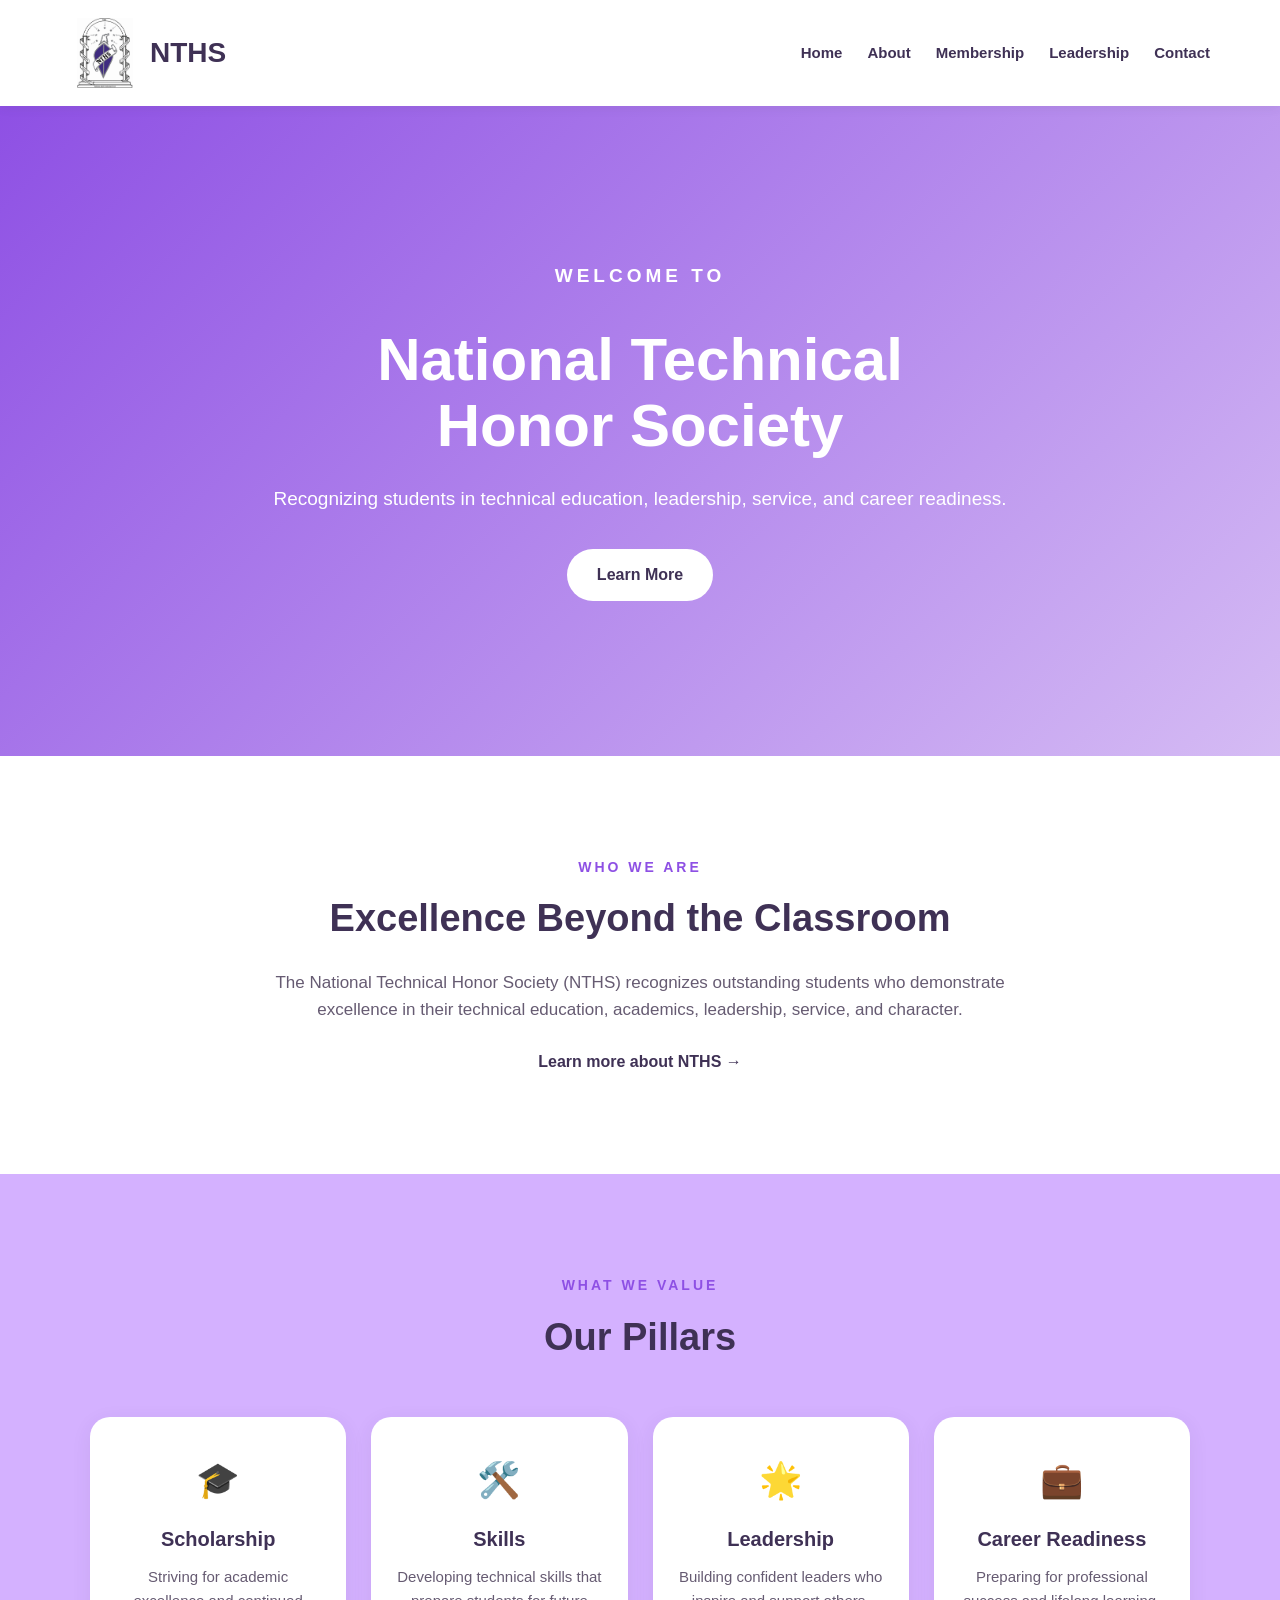
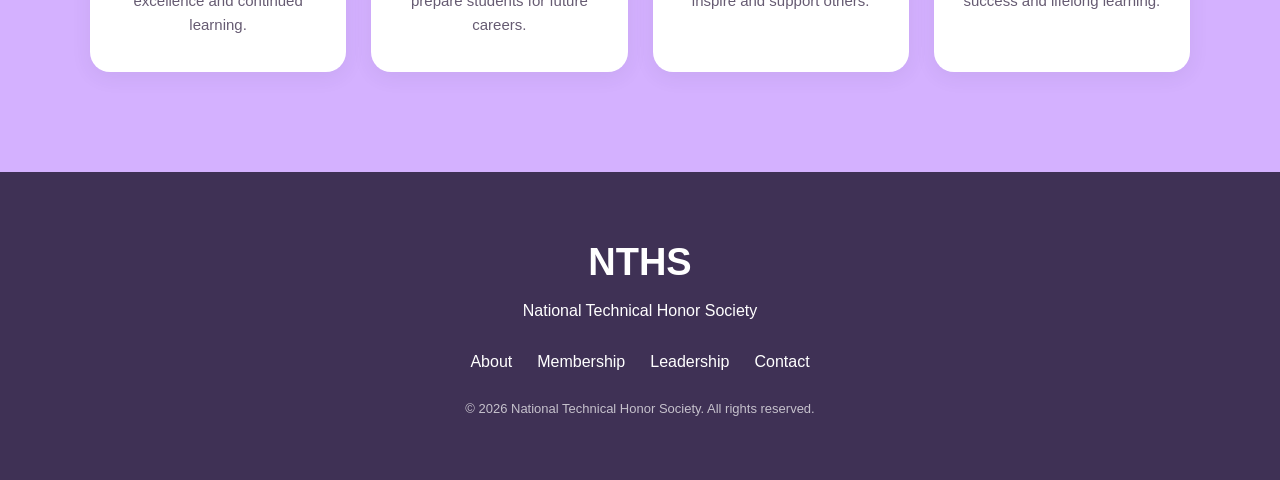
<file: index.html>
<!DOCTYPE html>
<html lang="en">
    <head>
        <meta charset="UTF-8">
        <meta name="viewport" content="width=device-width, initial-scale=1.0">

        <title>National Technical Honor Society</title>

        <link rel="stylesheet" href="index.css">
    </head>

    <body>

        <!-- Navigation Bar -->
         <header>
            <nav class="navbar">

                <div class="logo">
                    <img src="images/nthslogo.png" alt="National Technical Honor Society Logo">
                    <span>NTHS</span>
                </div>

                <ul class="nav-links">
                    <li><a href="index.html">Home</a></li>
                    <li><a href="about.html">About</a></li>
                    <li><a href="membership.html">Membership</a></li>
                    <li><a href="leadership.html">Leadership</a></li>
                    <li><a href="contact.html">Contact</a></li>
                </ul>

            </nav>
         </header>


         <!-- Hero Section -->
         <main>

            <section class="hero">

                <div class="hero-content">

                    <p class="small-heading">WELCOME TO</p>

                    <h1>
                        National Technical<br>
                        Honor Society
                    </h1>

                    <p>
                        Recognizing students in technical education, leadership, service, and career readiness.
                    </p>

                    <a href="about.html" class="button">
                        Learn More
                    </a>

                </div>

            </section>


            <!-- About Section -->
             <section class="about-preview">

                <div class="section-content">

                    <p class="section-label">WHO WE ARE</p>
                
                    <h2>Excellence Beyond the Classroom</h2>

                    <p>
                        The National Technical Honor Society (NTHS) recognizes outstanding students who demonstrate excellence in their technical education, academics, leadership, service, and character.
                    </p>

                    <a href="about.html" class="text-link">
                        Learn more about NTHS →
                    </a>

                </div>

             </section>


             <!-- Pillars Section -->
              <section class="pillars">

                <p class="section-label">WHAT WE VALUE</p>

                <h2>Our Pillars</h2>

                <div class="pillar-container">

                    <div class="pillar-card">
                        <div class="icon">🎓</div>
                        <h3>Scholarship</h3>
                        <p>
                            Striving for academic excellence and continued learning.
                        </p>
                    </div>

                    <div class="pillar-card">
                        <div class="icon">🛠️</div>
                        <h3>Skills</h3>
                        <p>
                            Developing technical skills that prepare students for future careers.
                        </p>
                    </div>

                    <div class="pillar-card">
                        <div class="icon">🌟</div>
                        <h3>Leadership</h3>
                        <p>
                            Building confident leaders who inspire and support others.
                        </p>
                    </div>

                    <div class="pillar-card">
                        <div class="icon">💼</div>
                        <h3>Career Readiness</h3>
                        <p>
                            Preparing for professional success and lifelong learning.
                        </p>

                    </div>

                </div>

              </section>

         </main>


         <!-- Footer -->
          <footer>

            <div class="footer-content">

                <h2>NTHS</h2>

                <p>
                    National Technical Honor Society
                </p>

                <div class="footer-links">
                    <a href="about.html">About</a>
                    <a href="membership.html">Membership</a>
                    <a href="leadership.html">Leadership</a>
                    <a href="contact.html">Contact</a>
                </div>

                <p class="copyright">
                    &copy; 2026 National Technical Honor Society. All rights reserved.
                </p>

            </div>

          </footer>

    </body>

</html>
</file>
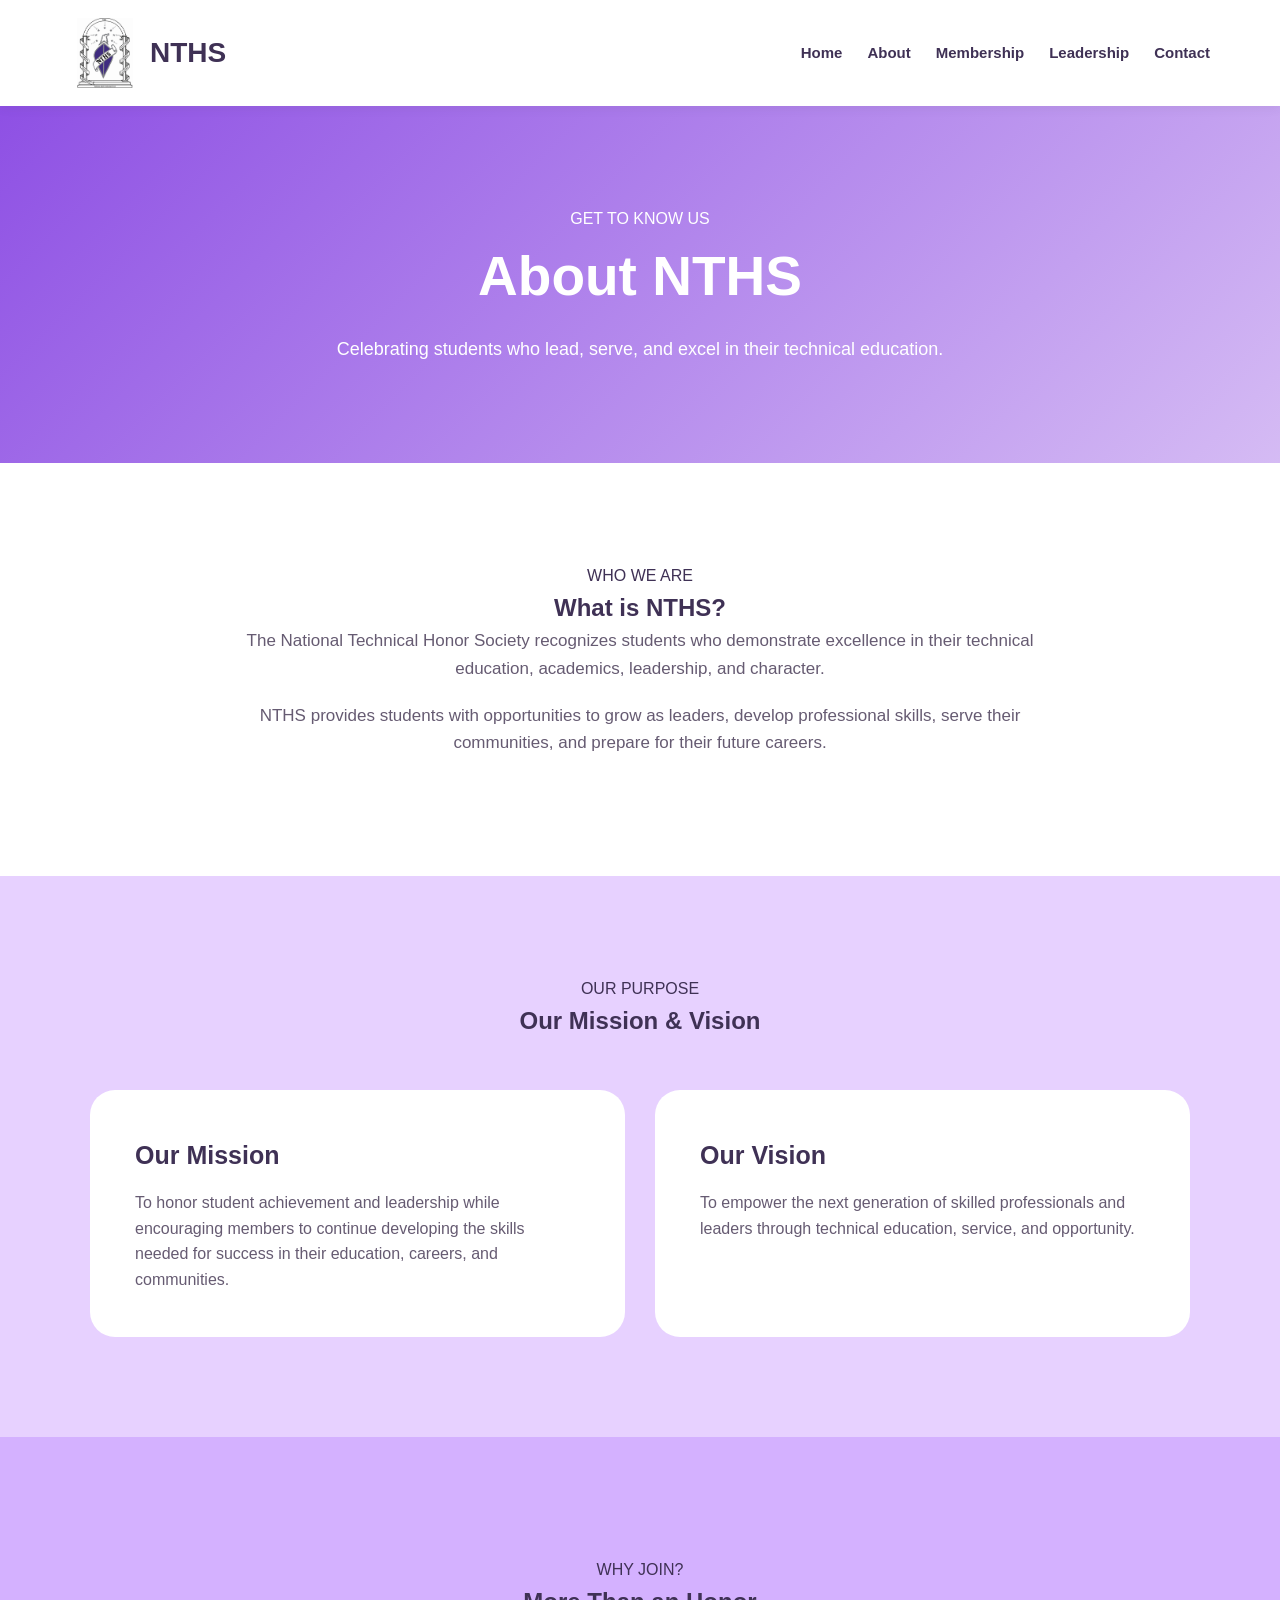
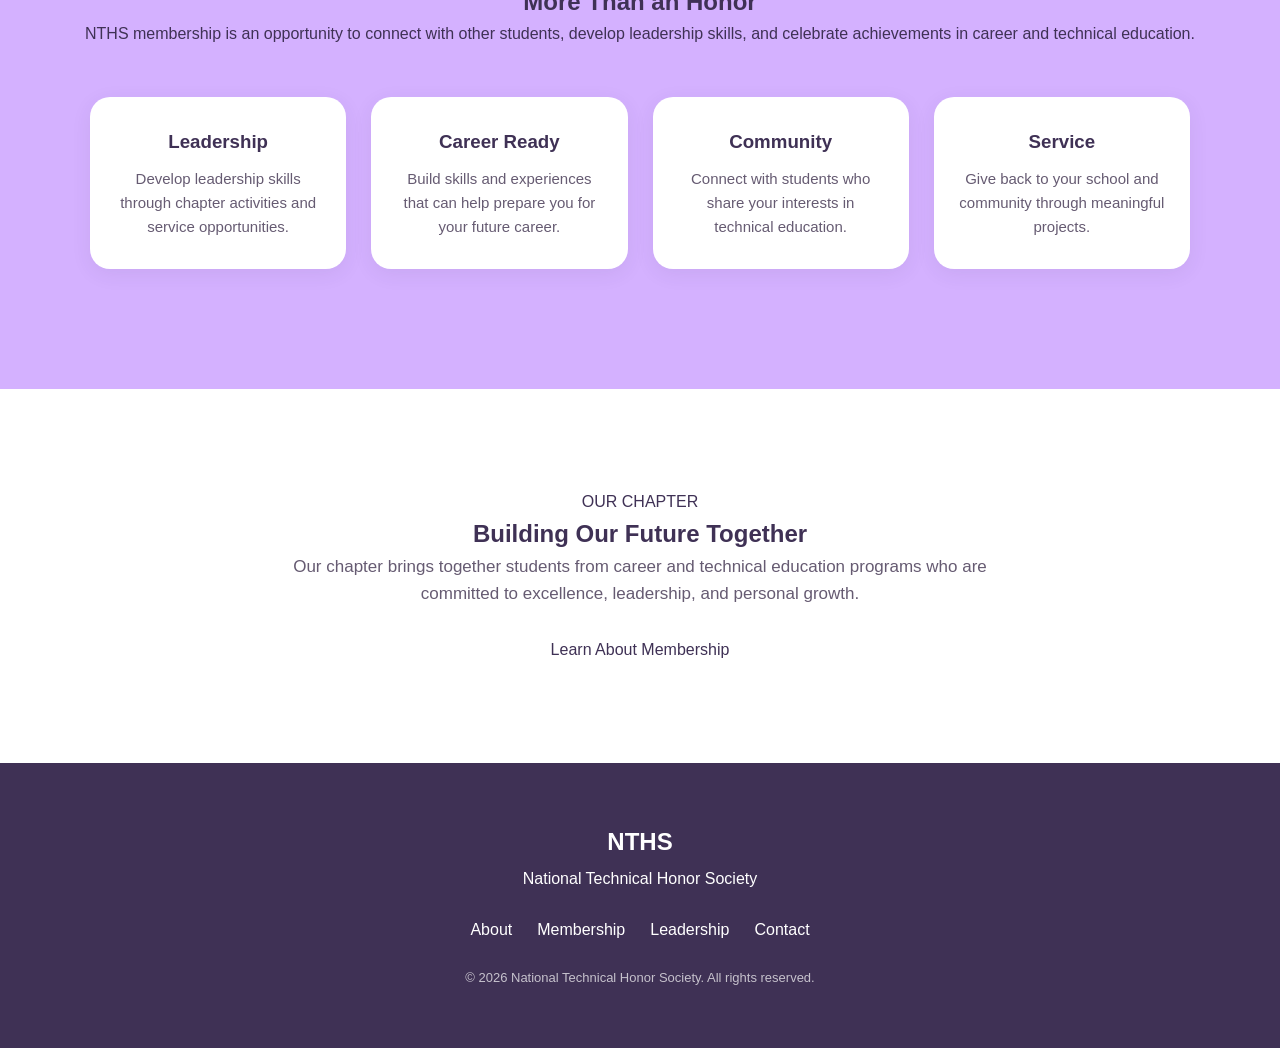
<file: about.html>
<!DOCTYPE html>
<html lang="en">

<head>
    <meta charset="UTF-8">
    <meta name="viewport" content="width=device-width, initial-scale=1.0">
    <title>About | NTHS</title>
    <link rel="stylesheet" href="about.css">
</head>
<body>
    <!-- Navigation bar -->
     <header>
        <nav class="navbar">

            <div class="logo">
                <img src="images/nthslogo.png" alt="National Technical Honor Society Logo">
                <span>NTHS</span>
            </div>

            <ul class="nav-links">
                <li><a href=index.html>Home</a></li>
                <li><a href="about.html">About</a></li>
                <li><a href="membership.html">Membership</a></li>
                <li><a href="leadership.html">Leadership</a></li>
                <li><a href="contact.html">Contact</a></li>
            </ul>

        </nav>
     </header>


     <!-- Page Header -->
      <section class="page-header">

        <p class="section-label">GET TO KNOW US</p>

        <h1>About NTHS</h1>

        <p>
            Celebrating students who lead, serve, and excel in their technical education.
        </p>

      </section>


      <!-- What is NTHS -->
       <section class="about-section">

        <div class="about-text">

            <p class="section-label">WHO WE ARE</p>

            <h2>What is NTHS?</h2>

            <p>
                The National Technical Honor Society recognizes students who demonstrate excellence in their technical education, academics, leadership, and character.
            </p>

            <p>
                NTHS provides students with opportunities to grow as leaders, develop professional skills, serve their communities, and prepare for their future careers.
            </p>


        </div>

       </section>


       <!-- Mission and Vision -->
        <section class="mission-section">

            <div class="mission-header">
                <p class="section-label">OUR PURPOSE</p>
                <h2>Our Mission & Vision</h2>
            </div>
        <div class="mission-container">
            <div class="info-card">

                <h3>Our Mission</h3>

                <p>
                    To honor student achievement and leadership while encouraging members to continue developing the skills needed for success in their education, careers, and communities.
                </p>

            </div>

            <div class="info-card">
                <h3>Our Vision</h3>
                <p>
                    To empower the next generation of skilled professionals and leaders through technical education, service, and opportunity.
                </p>

            </div>
        </div>
        </section>


        <!-- Why NTHS -->
         <section class="why-section">
            <div class="section-content">

                <p class="section-label">WHY JOIN?</p>
                <h2>More Than an Honor</h2>
                <p>
                    NTHS membership is an opportunity to connect with other students, develop leadership skills, and celebrate achievements in career and technical education.
                </p>

            </div>

            <div class="benefit-container">
                <div class="benefit-card">
                    <h3>Leadership</h3>
                    <p>Develop leadership skills through chapter activities and service opportunities. 
                    </p>
                </div>

                <div class="benefit-card">
                    <h3>Career Ready</h3>
                    <p>
                        Build skills and experiences that can help prepare you for your future career.
                    </p>
                </div>

                <div class="benefit-card">
                    <h3>Community</h3>
                    <p>
                        Connect with students who share your interests in technical education.
                    </p>
                </div>

                <div class="benefit-card">
                    <h3>Service</h3>
                    <p>
                        Give back to your school and community through meaningful projects.
                    </p>
                </div>
            </div>
         </section>

         <!-- Chapter Section -->
          <section class="chapter-section">
            <div class="section-content">
                <p class="section-label">OUR CHAPTER</p>
                <h2>Building Our Future Together</h2>
                <p>
                    Our chapter brings together students from career and technical education programs who are committed to excellence, leadership, and personal growth.
                </p>
                <a href="membership.html" class="button">
                    Learn About Membership
                </a>
            </div>
          </section>

          <!-- Footer -->
           <footer>
            <div class="footer-content">
                <h2>NTHS</h2>
                <p>
                    National Technical Honor Society
                </p>
                <div class="footer-links">
                    <a href="about.html">About</a>
                    <a href="membership.html">Membership</a>
                    <a href="leadership.html">Leadership</a>
                    <a href="contact.html">Contact</a>
                </div>
                <p class="copyright">
                     &copy; 2026 National Technical Honor Society. All rights reserved.
                </p>
            </div>
           </footer>
</body>

</html>
</file>
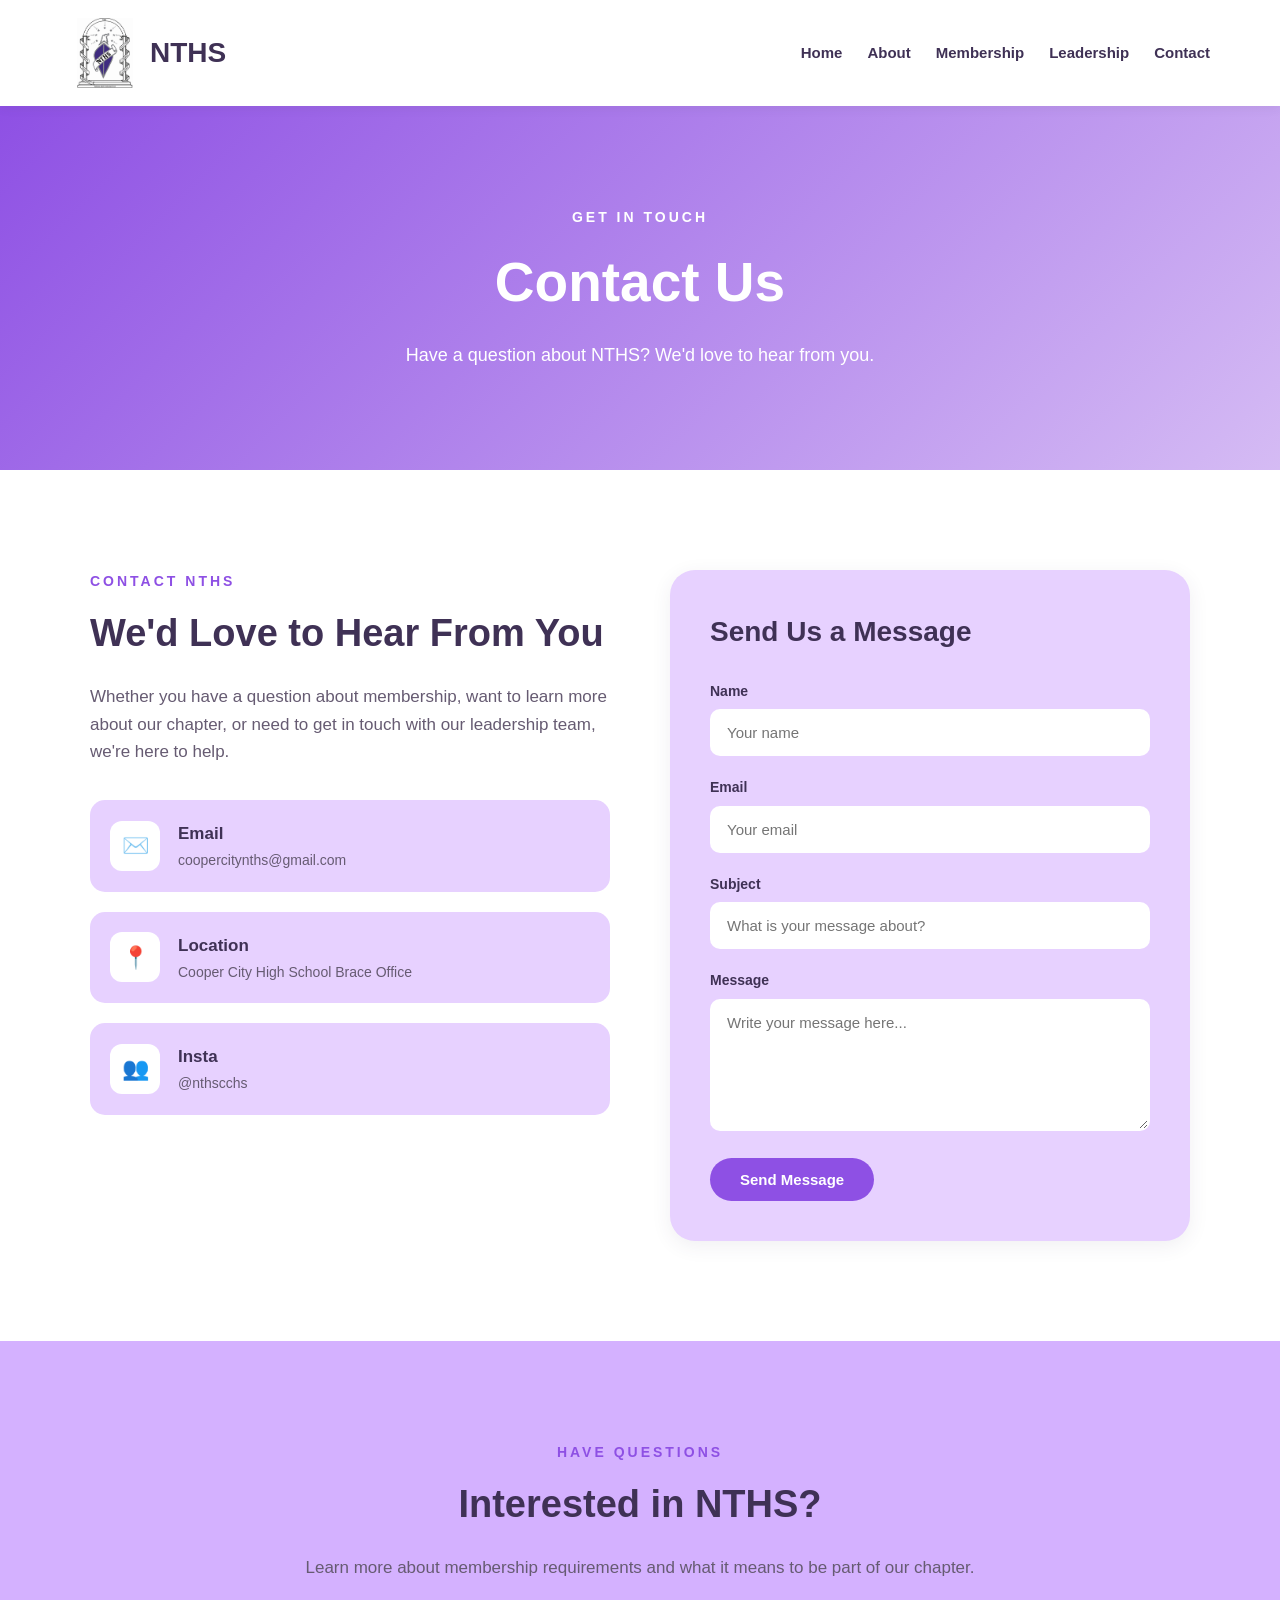
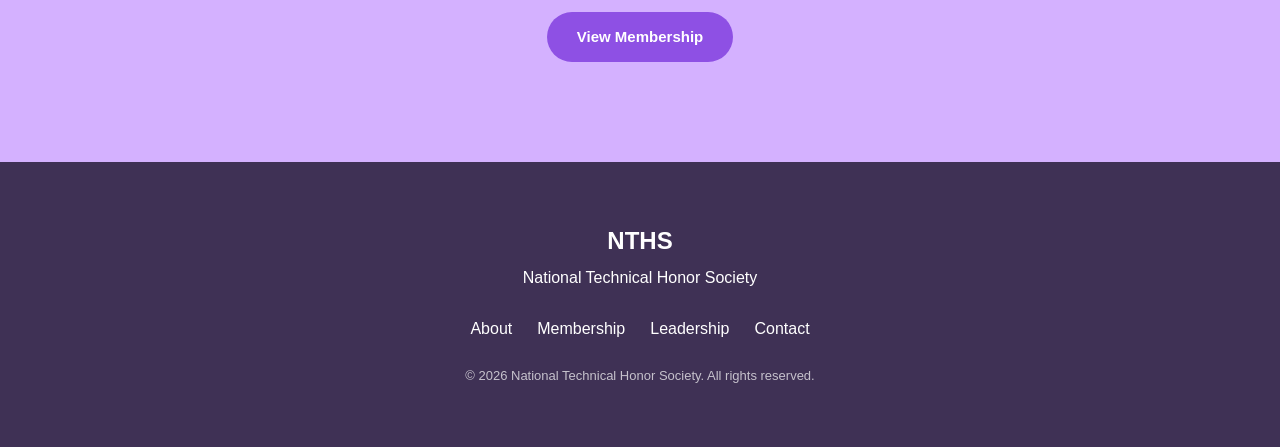
<file: contact.html>
<!DOCTYPE html>
<html lang="en">

<head>
    <meta charset="UTF-8">
    <meta name="viewport" content="width=device-width, initial-scale=1.0">

    <title>Contact | NTHS</title>

    <link rel="stylesheet" href="contact.css">
</head>

<body>

    <!-- Navigation -->
    <header>
        <nav class="navbar">

            <div class="logo">
                <img src="images/nthslogo.png" alt="National Technical Honor Society Logo">
                <span>NTHS</span>
            </div>

            <ul class="nav-links">
                <li><a href="index.html">Home</a></li>
                <li><a href="about.html">About</a></li>
                <li><a href="membership.html">Membership</a></li>
                <li><a href="leadership.html">Leadership</a></li>
                <li><a href="contact.html">Contact</a></li>
            </ul>

        </nav>
    </header>

    <!-- Page Header -->
    <section class="page-header">
        <p class="section-label">GET IN TOUCH</p>
        <h1>Contact Us</h1>
        <p>
            Have a question about NTHS? We'd love to hear from you.
        </p>
    </section>

    <!-- Contact Section -->
    <section class="contact-section">
        <div class="contact-container">
            <!-- Contact Information -->
            <div class="contact-info">
                <p class="section-label">CONTACT NTHS</p>
                <h2>We'd Love to Hear From You</h2>
                <p>
                    Whether you have a question about membership, want to learn more about our chapter, or need to get in touch with our leadership team, we're here to help.
                </p>
                <div class="contact-details">
                    <div class="contact-item">
                        <div class="contact-icon">✉️</div>
                        <div>
                            <h3>Email</h3>
                            <p>coopercitynths@gmail.com</p>
                        </div>
                    </div>
                    <div class="contact-item">
                        <div class="contact-icon">📍</div>
                        <div>
                            <h3>Location</h3>
                            <p>Cooper City High School Brace Office</p>
                        </div>
                    </div>
                    <div class="contact-item">
                        <div class="contact-icon">👥</div>
                        <div>
                            <h3>Insta</h3>
                            <p>@nthscchs</p>
                        </div>
                    </div>
                </div>
            </div>

            <!-- Contact Form -->
            <div class="contact-form">
                <h2>Send Us a Message</h2>
                <form>
                    <div class="form-group">
                        <label for="name">Name</label>
                        <input
                            type="text"
                            id="name"
                            name="name"
                            placeholder="Your name"
                            required
                        >
                    </div>
                    <div class="form-group">
                        <label for="email">Email</label>
                        <input
                            type="email"
                            id="email"
                            name="email"
                            placeholder="Your email"
                            required
                        >
                    </div>
                    <div class="form-group">
                        <label for="subject">Subject</label>
                        <input
                            type="text"
                            id="subject"
                            name="subject"
                            placeholder="What is your message about?"
                            required
                        >
                    </div>
                    <div class="form-group">
                        <label for="message">Message</label>
                        <textarea
                            id="message"
                            name="message"
                            rows="6"
                            placeholder="Write your message here..."
                            required
                        ></textarea>
                    </div>
                    <button type="submit" class="button">
                        Send Message
                    </button>
                </form>
            </div>
        </div>
    </section>

    <!-- Questions Section -->
    <section class="questions-section">
        <div class="section-content">
            <p class="section-label">HAVE QUESTIONS</p>
            <h2>Interested in NTHS?</h2>
            <p>
                Learn more about membership requirements and what it means to be part of our chapter.
            </p>
            <a href="membership.html" class="button">
                View Membership
            </a>
        </div>
    </section>

    <!-- Footer -->
          <footer>

            <div class="footer-content">

                <h2>NTHS</h2>

                <p>
                    National Technical Honor Society
                </p>

                <div class="footer-links">
                    <a href="about.html">About</a>
                    <a href="membership.html">Membership</a>
                    <a href="leadership.html">Leadership</a>
                    <a href="contact.html">Contact</a>
                </div>

                <p class="copyright">
                    &copy; 2026 National Technical Honor Society. All rights reserved.
                </p>

            </div>

          </footer>

    </body>

</html>
</file>
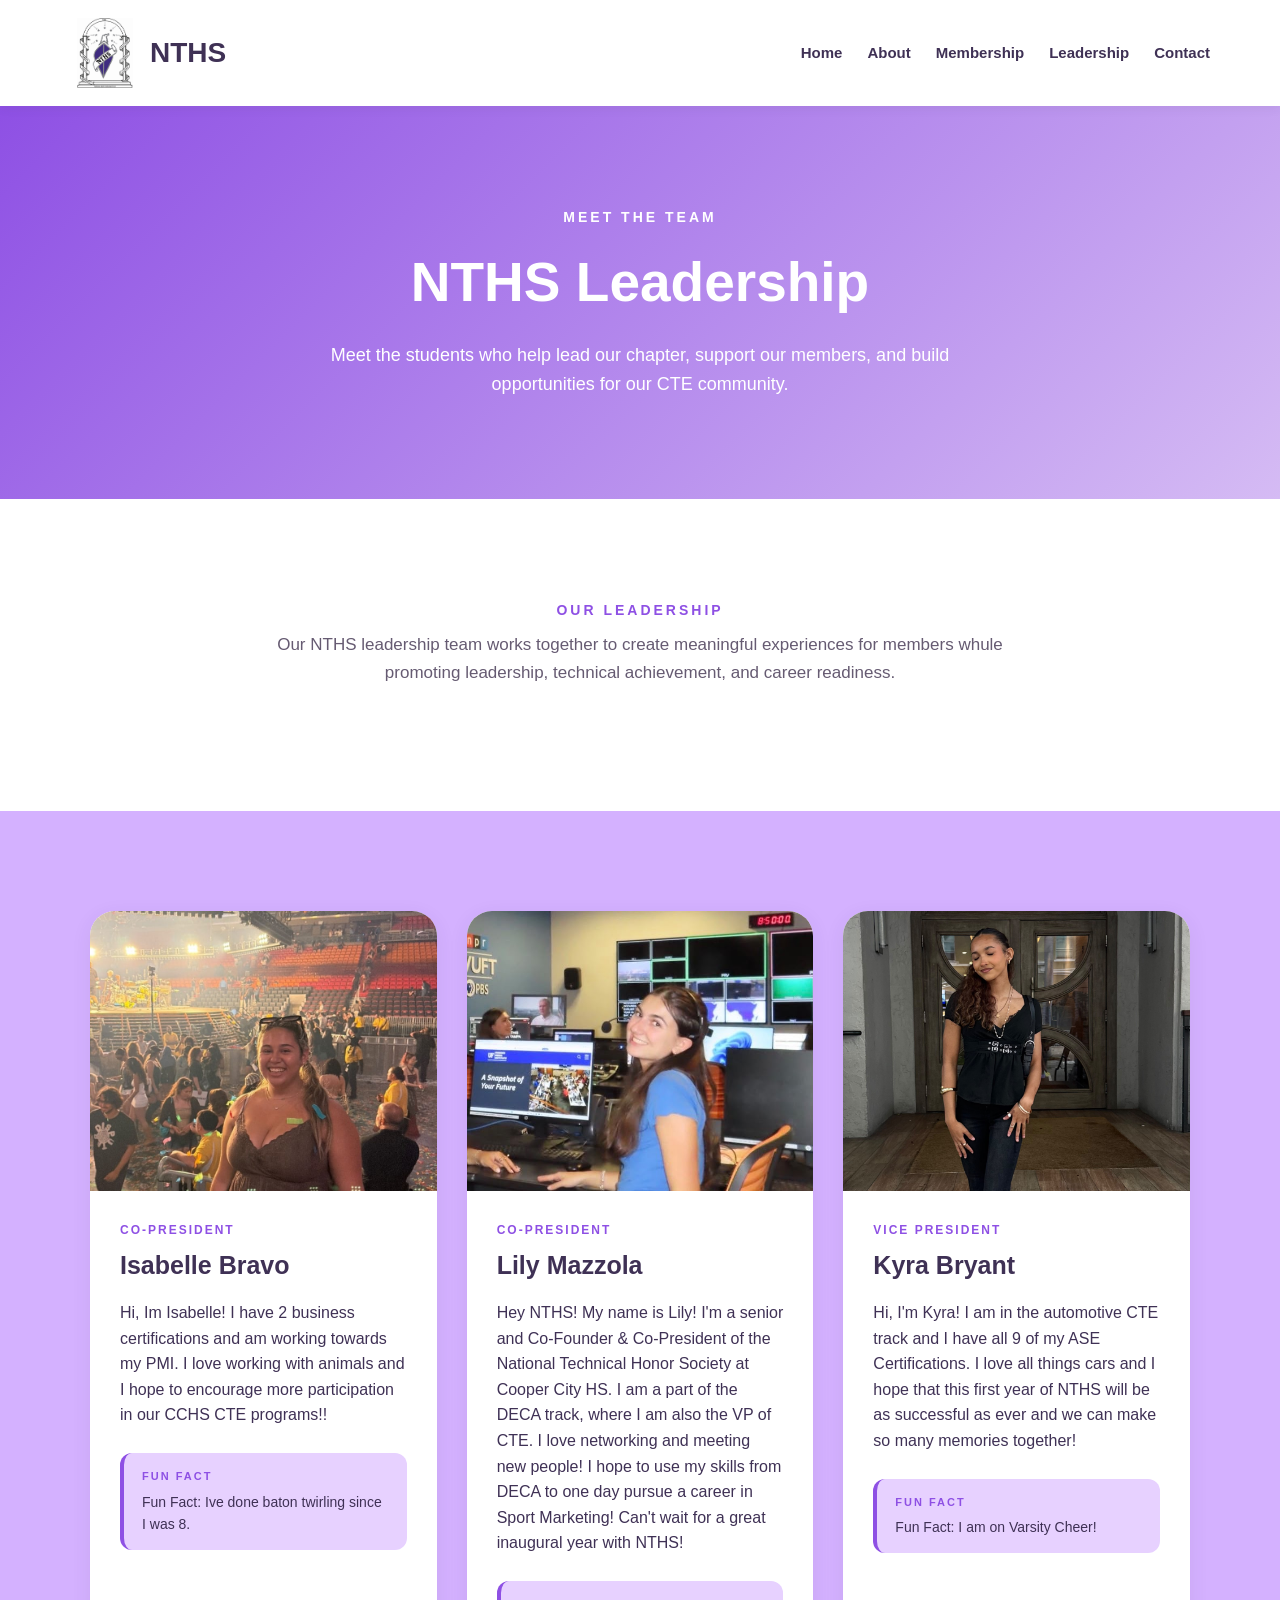
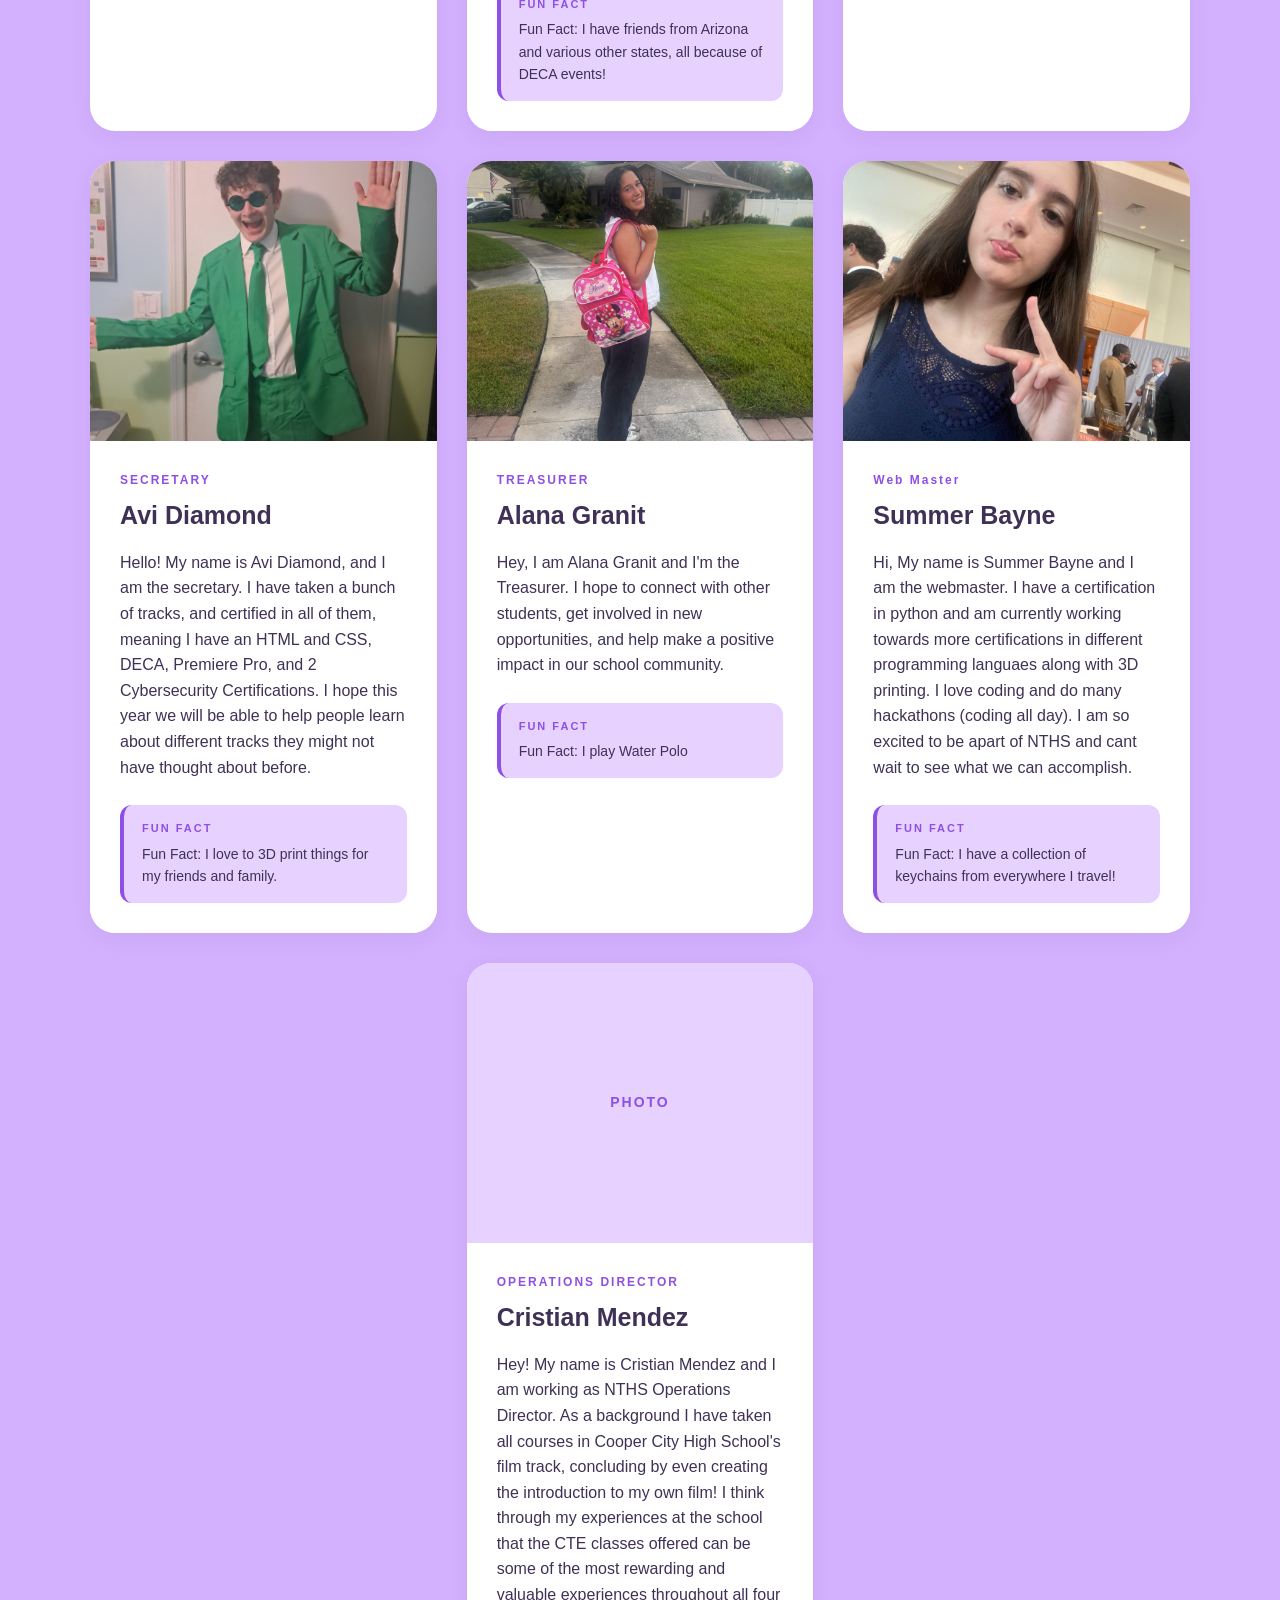
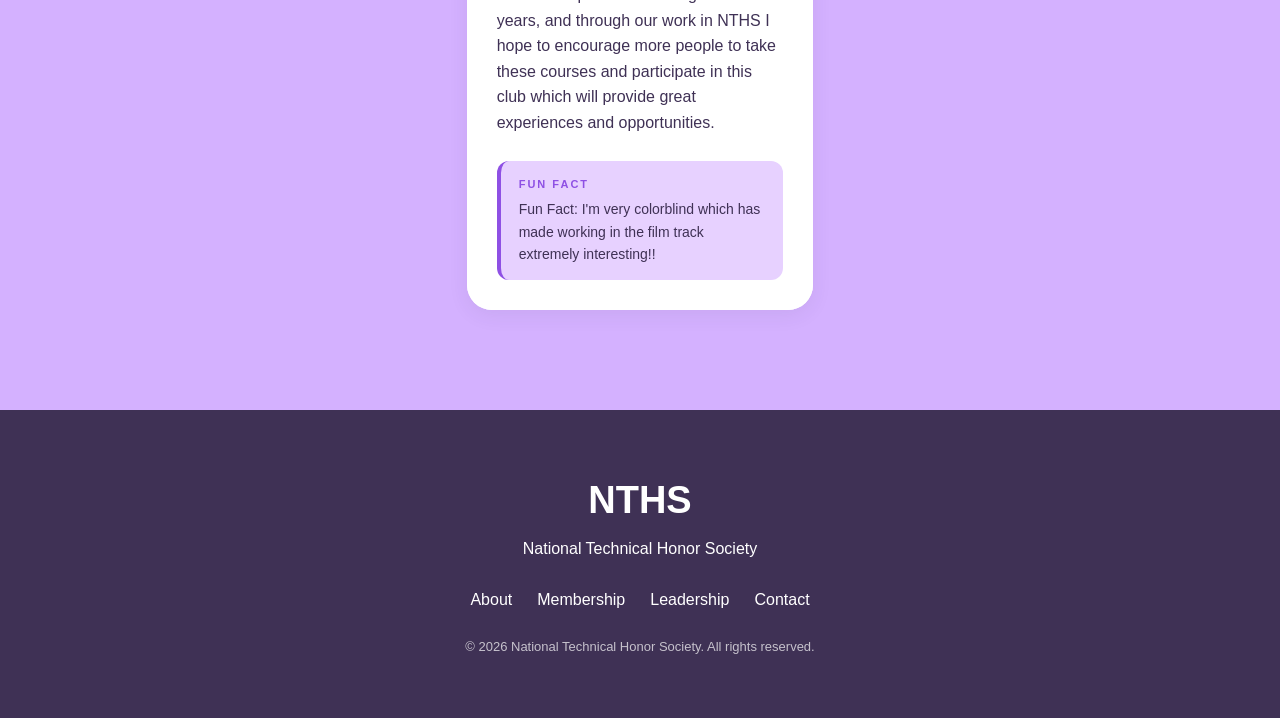
<file: leadership.html>
<!DOCTYPE html>
<html lang="en">

<head>
    <meta charset="UTF-8">
    <meta name="viewport" content="width=device-width, initial-scale=1.0">

    <title>Leadership | NTHS</title>

    <link rel="stylesheet" href="leadership.css">
</head>

<body>

    <!-- Navigation -->
    <header>
        <nav class="navbar">

            <div class="logo">
                <img src="images/nthslogo.png" alt="National Technical Honor Society Logo">
                <span>NTHS</span>
            </div>

            <ul class="nav-links">
                <li><a href="index.html">Home</a></li>
                <li><a href="about.html">About</a></li>
                <li><a href="membership.html">Membership</a></li>
                <li><a href="leadership.html">Leadership</a></li>
                <li><a href="contact.html">Contact</a></li>
            </ul>

        </nav>
    </header>

    <!-- Page Header -->
     <section class="page-header">
        <p class="section-label">MEET THE TEAM</p>
        <h1>NTHS Leadership</h1>
        <p>Meet the students who help lead our chapter, support our members, and build opportunities for our CTE community.</p>
     </section>

    <!-- Leadership Introduction -->
      <section class="leadership-intro">
        <div class="section-content">
            <p class="section-label">OUR LEADERSHIP</p>
            <p>
                Our NTHS leadership team works together to create meaningful experiences for members whule promoting leadership, technical achievement, and career readiness.
            </p>
        </div>
      </section>

    <!--Leadership Members -->
      <section class="leadership-section">
        <div class="leadership-container">
            <!-- Member 1 -->
             <div class="leader-card">
                <div class="leader-photo">
                    <img src="images/ISA.jpeg" alt="Isa">
                </div>
                <div class="leader-info">
                    <p class="leader-position">CO-PRESIDENT</p>
                    <h3>Isabelle Bravo</h3>
                    <p>
                        Hi, Im Isabelle! I have 2 business certifications and am working towards my PMI. I love working with animals and I hope to encourage more participation in our CCHS CTE programs!!
                    </p>
                    <div class="fun-fact">
                        <span class="fun-fact-label">FUN FACT</span>
                        <p>
                           Fun Fact: Ive done baton twirling since I was 8.
                        </p>
                    </div>
                </div>
             </div>
             <!-- Member 6 -->
              <div class="leader-card">
                <div class="lily-photo">
                    <img src="images/Lily.jpeg" alt="Lily">
                </div>
                <div class="leader-info">
                    <p class="leader-position">CO-PRESIDENT</p>
                    <h3>Lily Mazzola</h3>
                    <p>
                        Hey NTHS! My name is Lily! I'm a senior and Co-Founder & Co-President of the National Technical Honor Society at Cooper City HS. I am a part of the DECA track, where I am also the VP of CTE. I love networking and meeting new people! I hope to use my skills from DECA to one day pursue a career in Sport Marketing! Can't wait for a great inaugural year with NTHS!
                    </p>
                     <div class="fun-fact">
                        <span class="fun-fact-label">FUN FACT</span>
                        <p>
                            Fun Fact: I have friends from Arizona and various other states, all because of DECA events!
                        </p>
                    </div>
                </div>
             </div>
            <!-- Member 2 -->
             <div class="leader-card">
                <div class="leader-photo">
                   <img src="images/VP.png" alt="Kyra">
                </div>
                <div class="leader-info">
                    <p class="leader-position">VICE PRESIDENT</p>
                    <h3>Kyra Bryant</h3>
                    <p>
                        Hi, I'm Kyra! I am in the automotive CTE track and I have all 9 of my ASE Certifications. I love all things cars and I hope that this first year of NTHS will be as successful as ever and we can make so many memories together!
                    </p>
                     <div class="fun-fact">
                        <span class="fun-fact-label">FUN FACT</span>
                        <p>
                            Fun Fact: I am on Varsity Cheer!
                        </p>
                    </div>
                </div>
             </div>
            <!-- Member 3 -->
              <div class="leader-card">
                <div class="leader-photo">
                    <img src="images/Secretary.png" alt="Avi">
                </div>
                <div class="leader-info">
                    <p class="leader-position">SECRETARY</p>
                    <h3>Avi Diamond</h3>
                    <p>
                        Hello! My name is Avi Diamond, and I am the secretary. I have taken a bunch of tracks, and certified in all of them, meaning I have an HTML and CSS, DECA, Premiere Pro, and 2 Cybersecurity Certifications. I hope this year we will be able to help people learn about different tracks they might not have thought about before.
                    </p>
                     <div class="fun-fact">
                        <span class="fun-fact-label">FUN FACT</span>
                        <p>
                            Fun Fact: I love to 3D print things for my friends and family.
                        </p>
                    </div>
                </div>
             </div>
            <!-- Member 4 -->
              <div class="leader-card">
                <div class="leader-photo">
                    <img src="images/Treasurer.jpeg" alt="Alana">
                </div>
                <div class="leader-info">
                    <p class="leader-position">TREASURER</p>
                    <h3>Alana Granit</h3>
                    <p>
                        Hey, I am Alana Granit and I'm the Treasurer. I hope to connect with other students, get involved in new opportunities, and help make a positive impact in our school community.
                    </p>
                     <div class="fun-fact">
                        <span class="fun-fact-label">FUN FACT</span>
                        <p>
                            Fun Fact: I play Water Polo
                        </p>
                    </div>
                </div>
             </div>
            <!-- Member 5-->
              <div class="leader-card">
                <div class="leader-photo">
                    <img src="images/Summer.jpeg" alt="Summer">
                </div>
                <div class="leader-info">
                    <p class="leader-position">Web Master</p>
                    <h3>Summer Bayne</h3>
                    <p>
                        Hi, My name is Summer Bayne and I am the webmaster. I have a certification in python and am currently working towards more certifications in different programming languaes along with 3D printing. I love coding and do many hackathons (coding all day). I am so excited to be apart of NTHS and cant wait to see what we can accomplish.
                    </p>
                     <div class="fun-fact">
                        <span class="fun-fact-label">FUN FACT</span>
                        <p>
                            Fun Fact: I have a collection of keychains from everywhere I travel!
                        </p>
                    </div>
                </div>
             </div>
            <!-- Member 7 -->
              <div class="leader-card">
                <div class="leader-photo">
                    <span>PHOTO</span>
                </div>
                <div class="leader-info">
                    <p class="leader-position">OPERATIONS DIRECTOR</p>
                    <h3>Cristian Mendez</h3>
                    <p>
                        Hey! My name is Cristian Mendez and I am working as NTHS Operations Director. As a background I have taken all courses in Cooper City High School's film track, concluding by even creating the introduction to my own film! I think through my experiences at the school that the CTE classes offered can be some of the most rewarding and valuable experiences throughout all four years, and through our work in NTHS I hope to encourage more people to take these courses and participate in this club which will provide great experiences and opportunities.
                    </p>
                     <div class="fun-fact">
                        <span class="fun-fact-label">FUN FACT</span>
                        <p>
                            Fun Fact:  I'm very colorblind which has made working in the film track extremely interesting!!
                        </p>
                    </div>
                </div>
             </div>
        </div>
      </section>
    <!-- Footer -->
        <footer>
         <div class="footer-content">
            <h2>NTHS</h2>
            <p>
                National Technical Honor Society
            </p>
            <div class="footer-links">
                <a href="about.html">About</a>
                <a href="membership.html">Membership</a>
                <a href="leadership.html">Leadership</a>
                <a href="contact.html">Contact</a>
            </div>

            <p class="copyright">
                &copy; 2026 National Technical Honor Society. All rights reserved.
            </p>

         </div>

        </footer>

</body>

</html>
</file>
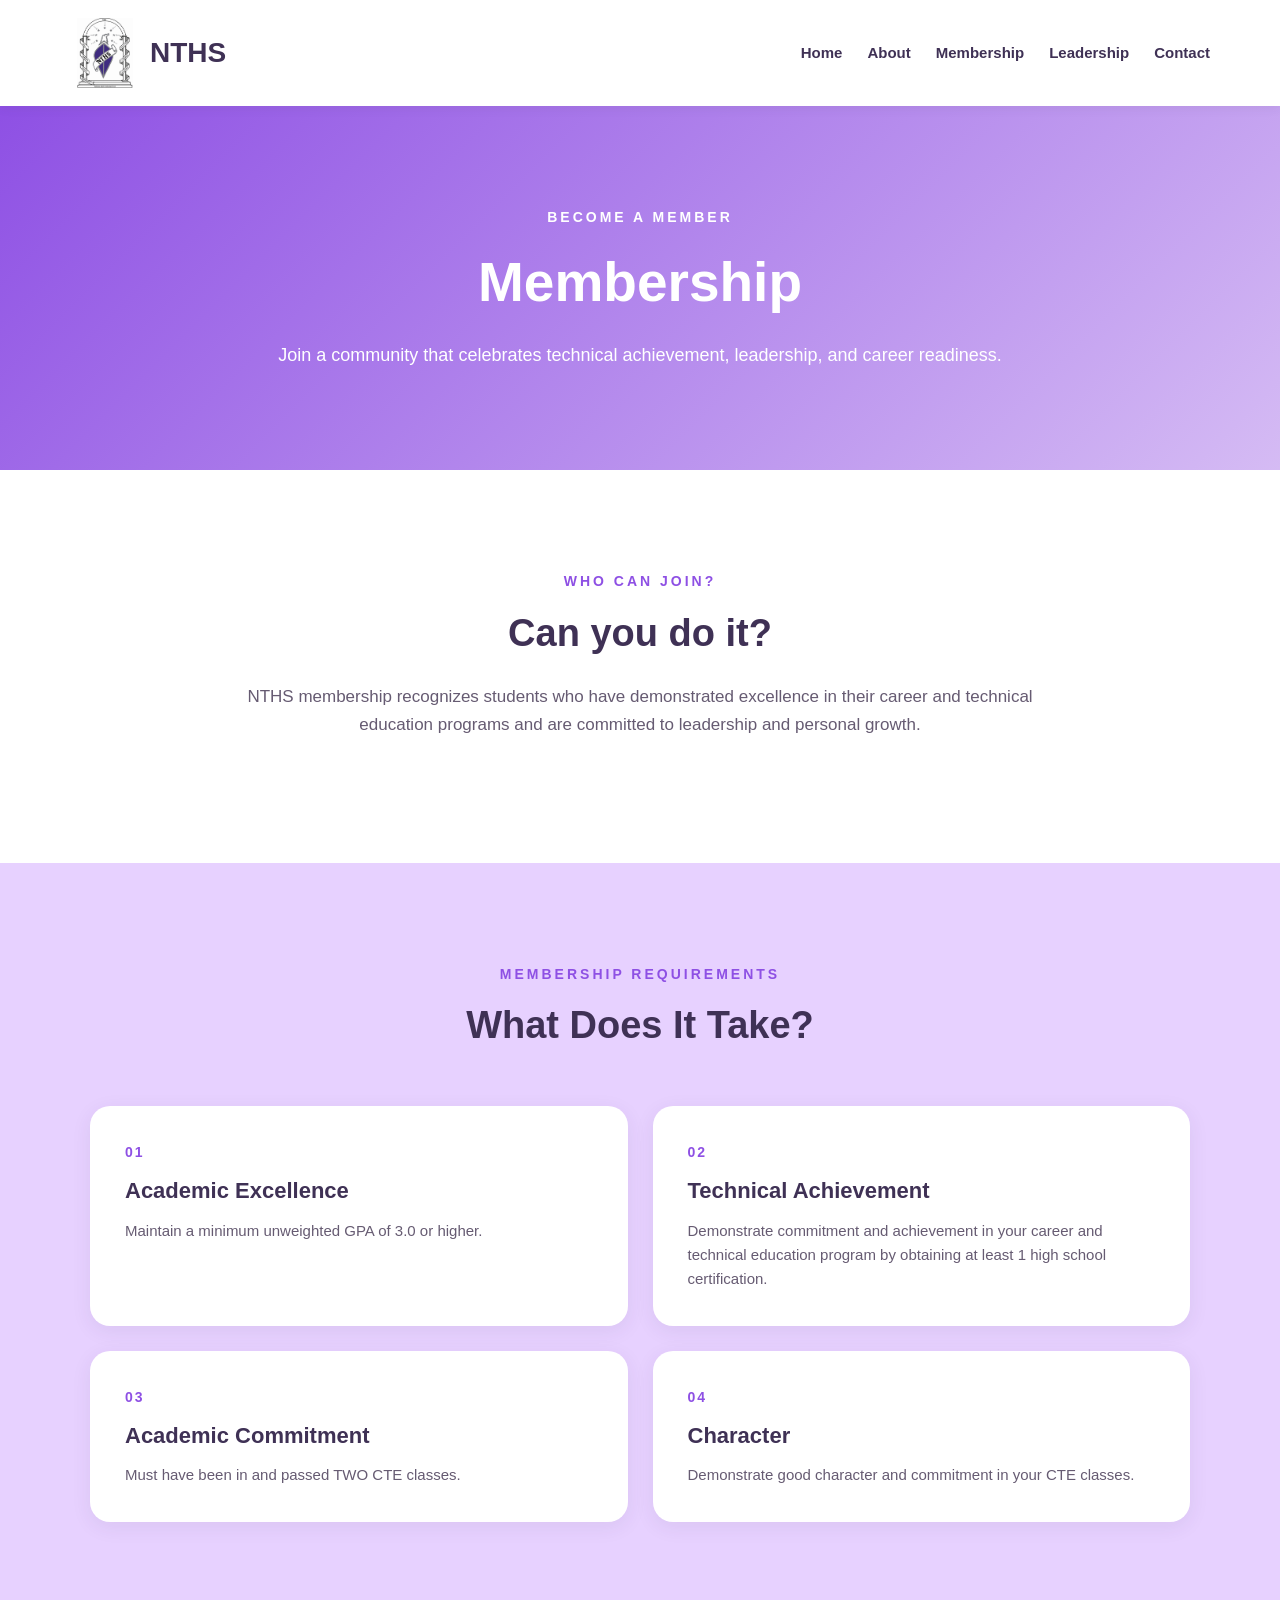
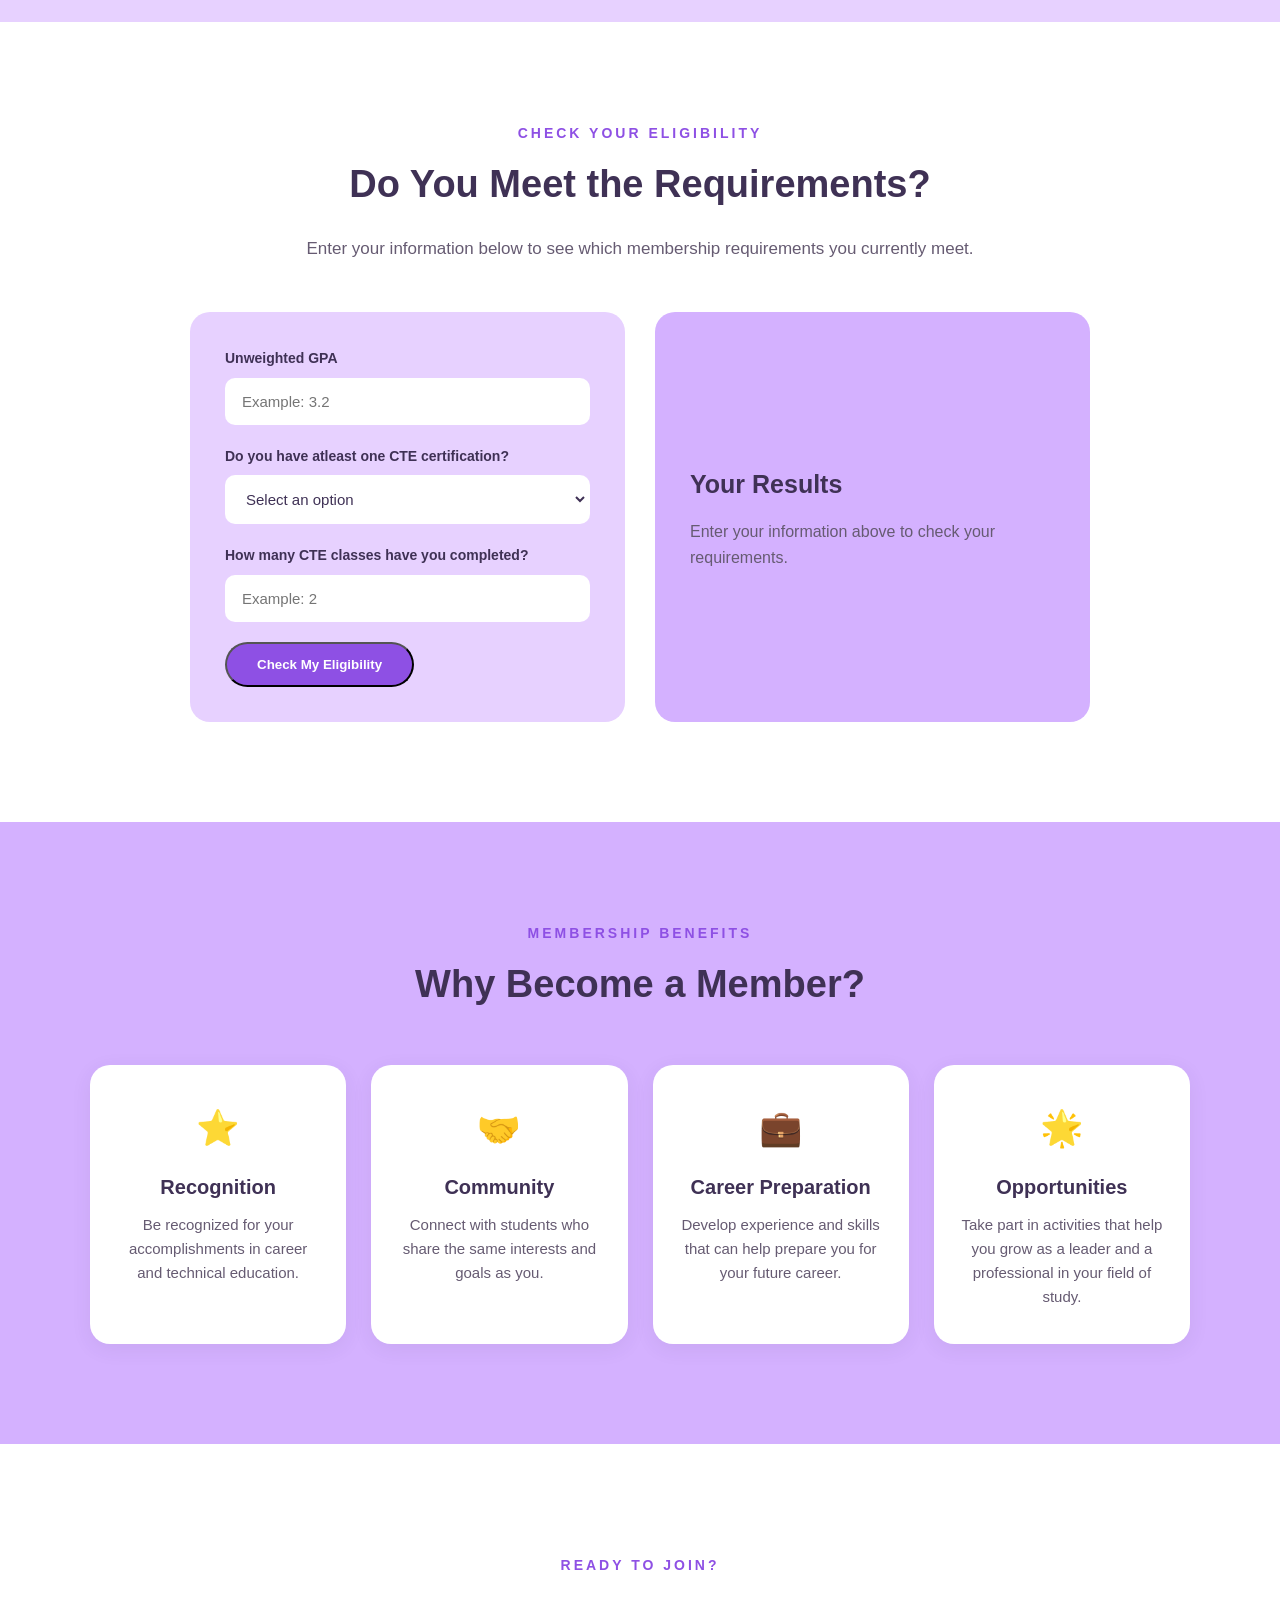
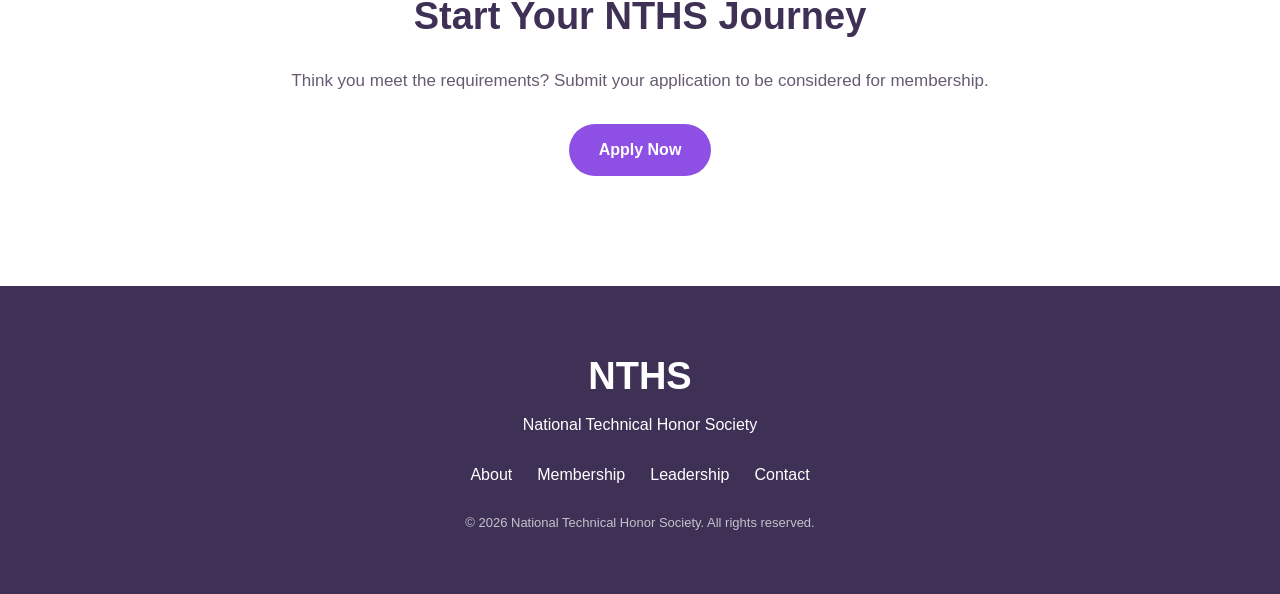
<file: membership.html>
<!DOCTYPE html>
<html lang="en">

<head>
    <meta charset="UTF-8">
    <meta name="viewport" content="width=device-width, initial-scale=1.0">
    <title>Membership | NTHS</title>
    <link rel="stylesheet" href="membership.css">
</head>

    <body>

            <!-- Navigation -->
            <header>
                <nav class="navbar">

                    <div class="logo">
                        <img src="images/nthslogo.png" alt="National Technical Honor Society Logo">
                        <span>NTHS</span>
                    </div>

                    <ul class="nav-links">
                        <li><a href="index.html">Home</a></li>
                        <li><a href="about.html">About</a></li>
                        <li><a href="membership.html">Membership</a></li>
                        <li><a href="leadership.html">Leadership</a></li>
                        <li><a href="contact.html">Contact</a></li>
                    </ul>

                </nav>
             </header>

        <!-- Page Header -->
        <section class="page-header">
            <p class="section-label">BECOME A MEMBER</p>
            <h1>Membership</h1>
            <p>
                Join a community that celebrates technical achievement, leadership, and career readiness.
            </p>
        </section>

        <!-- Eligibility Section -->
        <section class="membership-intro">
            <div class="section-content">
                <p class="section-label">WHO CAN JOIN?</p>
                <h2>Can you do it?</h2>
                <p>
                    NTHS membership recognizes students who have demonstrated excellence in their career and technical education programs and are committed to leadership and personal growth.
                </p>
            </div>
        </section>

        <!-- Requirements Section -->
        <section class="requirements-section">
            <div class="section-content">
                <p class="section-label">MEMBERSHIP REQUIREMENTS</p>
                <h2>What Does It Take?</h2>
            </div>
            <div class="requirements-container">
                <div class="requirement-card">
                    <div class="requirement-number">01</div>
                    <h3>Academic Excellence</h3>
                    <p>
                        Maintain a minimum unweighted GPA of 3.0 or higher.
                    </p>
                </div>
                <div class="requirement-card">
                    <div class="requirement-number">02</div>
                    <h3>Technical Achievement</h3>
                    <p>
                        Demonstrate commitment and achievement in your career and technical education program by obtaining at least 1 high school certification.
                    </p>
                </div>
                <div class="requirement-card">
                    <div class="requirement-number">03</div>
                    <h3>Academic Commitment</h3>
                    <p>
                        Must have been in and passed TWO CTE classes.
                    </p>
                </div>
                <div class="requirement-card">
                    <div class="requirement-number">04</div>
                    <h3>Character</h3>
                    <p>
                        Demonstrate good character and commitment in your CTE classes.
                    </p>
                </div>
            </div>
        </section>

        <!-- Eligibility Checker -->
        <section class="eligibility-section">
            <div class="section-content">
                <p class="section-label">CHECK YOUR ELIGIBILITY</p>
                <h2>Do You Meet the Requirements?</h2>
                <p>
                    Enter your information below to see which membership requirements you currently meet.
                </p>
            </div>
            <div class="eligibility-container">
                <div class="eligibility-form">
                    <div class="form-group">
                        <label for="gpa">Unweighted GPA</label>
                        <input
                            type="number"
                            id="gpa"
                            min="0"
                            max="4"
                            step="0.01"
                            placeholder="Example: 3.2"
                        >
                    </div>
                    <div class="form-group">
                        <label for="certification">
                            Do you have atleast one CTE certification?
                        </label>
                        <select id="certification">
                            <option value="">Select an option</option>
                            <option value="yes">Yes</option>
                            <option value="no">No</option>
                        </select>
                    </div>
                    <div class="form-group">
                        <label for="cteClasses">
                            How many CTE classes have you completed?
                        </label>
                        <input
                            type="number"
                            id="cteClasses"
                            min="0"
                            placeholder="Example: 2"
                        >
                    </div>
                    <button type="button" class="button" id="checkEligibility">
                        Check My Eligibility
                    </button>
                </div>
                <div class="eligibility-result" id="eligibilityResult">
                    <h3>Your Results</h3>
                    <p>
                        Enter your information above to check your requirements.
                    </p>
                </div>
            </div>
        </section>

        <!-- Benefits Section -->
        <section class="membership-benefits">
            <div class="section-content">
                <div class="section-label">MEMBERSHIP BENEFITS</div>
                <h2>Why Become a Member?</h2>
            </div>
            <div class="benefits-container">
                <div class="membership-card">
                    <div class="icon">⭐</div>
                    <h3>Recognition</h3>
                    <p>
                        Be recognized for your accomplishments in career and technical education.
                    </p>
                </div>
                <div class="membership-card">
                    <div class="icon">🤝</div>
                    <h3>Community</h3>
                    <p>
                        Connect with students who share the same interests and goals as you.
                    </p>
                </div>
                <div class="membership-card">
                    <div class="icon">💼</div>
                    <h3>Career Preparation</h3>
                    <p>
                        Develop experience and skills that can help prepare you for your future career.
                    </p>
                </div>
                <div class="membership-card">
                    <div class="icon">🌟</div>
                    <h3>Opportunities</h3>
                    <p>
                        Take part in activities that help you grow as a leader and a professional in your field of study.
                    </p>
                </div>
            </div>
        </section>

        <!-- How to Join Section -->
        <section class="join-section">
            <div class="join-content">
                <p class="section-label">READY TO JOIN?</p>
                <h2>Start Your NTHS Journey</h2>
                <p>
                    Think you meet the requirements? Submit your application to be considered for membership.
                </p>
                <a href="APPLY" class="button" target="_blank">
                    Apply Now
                </a>
            </div>
        </section>

        <!-- Footer -->
        <footer>
            <div class="footer-content">
                <h2>NTHS</h2>
                <p>
                    National Technical Honor Society
                </p>
                <div class="footer-links">
                    <a href="about.html">About</a>
                    <a href="membership.html">Membership</a>
                    <a href="leadership.html">Leadership</a>
                    <a href="contact.html">Contact</a>
                </div>
                <p class="copyright">
                    &copy; 2026 National Technical Honor Society. All rights reserved.
                </p>
            </div>
        </footer>
        <script src="membership.js"></script>
    </body>
</html>
</file>
<file: index.css>
/* =========================
   GENERAL STYLES
========================= */

:root {
    --purple: #8e50e4;
    --light-purple: #d4b1ff;
    --lilac: #d5bbf4;
    --dark-purple: #3f3155;
    --white: #FFFFFF;
    --soft-purple: #e7d1ff;
}

* {
    margin: 0;
    padding: 0;
    box-sizing: border-box;
}

body {
    font-family: Arial, sans-serif;
    background-color: var(--light-purple);
    color: var(--dark-purple);
    line-height: 1.6;
}

a {
    text-decoration: none;
    color: inherit;
}

/* =========================
   NAVIGATION
========================= */

header {
    background-color: var(--white);
    position: sticky;
    top: 0;
    z-index: 1000;
    box-shadow: 0 2px 10px rgba(63, 49, 85, 0.08);
}

.navbar {
    max-width: 1200px;
    margin: auto;
    padding: 18px 30px;

    display: flex;
    align-items: center;
    justify-content: space-between;
}

.logo {
    display: flex;
    align-items: center;
    gap: 10px;
    font-size: 28px;
    font-weight: bold;
    color: var(--dark-purple)
}

.logo img {
    width: 70px;
    height: 70px;
    object-fit: contain;
}
.nav-links {
    display: flex;
    list-style: none;
    gap: 25px;
}

.nav-links a {
    font-size: 15px;
    font-weight: 600;
    transition: 0.3s;
}

.nav-links a:hover {
    color: var(--purple);
}

/* =========================
   HERO
========================= */

.hero {
    min-height: 650px;

    display: flex;
    align-items: center;
    justify-content: center;

    text-align: center;

    background: linear-gradient(
        135deg,
        var(--purple),
        var(--lilac)
    );

    padding: 80px 20px;
}

.hero-content {
    max-width: 800px;
}

.small-heading {
    font-size: 15px;
    font-weight: bold;
    letter-spacing: 4px;
    color: var(--white);
    margin-bottom: 15px;
}

.hero h1 {
    font-size: 60px;
    line-height: 1.1;
    color: var(--white);
    margin-bottom: 25px;
}

.hero p {
    font-size: 19px;
    color: var(--white);
    margin-bottom: 35px;
}

.button {
    display: inline-block;

    background-color: var(--white);
    color: var(--dark-purple);

    padding: 13px 30px;

    border-radius: 30px;

    font-weight: bold;

    transition: 0.3s;
}

.button:hover {
    transform: translateY(-3px);
    box-shadow: 0 8px 20px rgba(63, 49, 85, 0.2);
}

/* =========================
   ABOUT SECTION
========================= */

.about-preview {
    background-color: var(--white);
    padding: 100px 20px;
}

.section-content {
    max-width: 800px;
    margin: auto;
    text-align: center;
}

.section-label {
    color: var(--purple);
    font-size: 14px;
    font-weight: bold;
    letter-spacing: 3px;
    margin-bottom: 10px;
}

h2 {
    font-size: 38px;
    margin-bottom: 20px;
}

.section-content p:not(.section-label) {
    font-size: 17px;
    color: #665b72;
    margin-bottom: 25px;
}

.text-link {
    font-weight: bold;
    color: var(--dark-purple)
}

.text-link:hover {
    color: var(--purple)
}

/* =========================
   PILLARS
========================= */

.pillars {
    padding: 100px 30px;
    text-align: center;
}

.pillar-container {
    max-width: 1100px;
    margin: 50px auto 0;

    display: grid;
    grid-template-columns: repeat(4, 1fr);
    gap: 25px;
}

.pillar-card {
    background-color: var(--white);

    padding: 35px 25px;

    border-radius: 20px;

    box-shadow: 0 5px 20px rgba(63, 49, 85, 0.08);

    transition: 0.3s;
}

.pillar-card:hover {
    transform: translateY(-7px);
}

.icon {
    font-size: 35px;
    margin-bottom: 15px;
}

.pillar-card h3 {
    margin-bottom: 10px;
    font-size: 20px;
}

.pillar-card p {
    color: #665b72;
    font-size: 15px;
}

/* =========================
   EVENTS
========================= */

.events-preview {
    background-color: var(--soft-purple);
    padding: 100px 30px;
    text-align: center;
}

.events-container {
    max-width: 1100px;
    margin: 50px auto 0;

    display: grid;
    grid-template-columns: repeat(3, 1fr);
    gap: 25px;
}

.events-container .event-card {
    background-color: var(--white);

    padding: 35px;

    border-radius: 20px;

    text-align:left;

    box-shadow: 0 5px 20px rgba(63, 49, 85, 0.08);
}

.event-date {
    color: var(--purple);
    font-size: 13px;
    font-weight: bold;
    letter-spacing: 2px;
}

.event-card p {
    color: #665b72;
    margin-bottom: 20px;
}

.event-card a {
    font-weight: bold;
    color: var(--dark-purple);
}

.event-card a:hover {
    color: var(--purple)
}

/* =========================
   FOOTER
========================= */

footer {
    background-color: var(--dark-purple);
    color: var(--white);
    padding: 60px 30px;
    text-align: center;
}

.footer-content {
    max-width: 900px;
    margin: auto;
}

.footer-content h2 {
    margin-bottom: 5px;
}

.footer-links {
    margin: 25px 0;
    display: flex;
    justify-content: center;
    gap: 25px;
}

.footer-links a:hover {
    color: var(--lilac);
}

.copyright {
    font-size: 13px;
    opacity: 0.7;
}

/* =========================
   MOBILE
========================= */

@media (max-width: 800px) {

    .navbar {
        flex-direction: column;
        gap: 15px;
    }

    .nav-links {
        flex-wrap: wrap;
        justify-content: center;
        gap: 15px
    }

    .hero h1 {
        font-size: 42px;
    }

    .pillar-container {
        grid-template-columns: repeat(2, 1fr);
    }

    .events-container {
        grid-template-columns: 1fr;
    }
}

@media (max-width: 500px) {

    .pillar-container {
        grid-template-columns: 1fr;
    }

    .hero h1{
        font-size: 35px;
    }

    h2 {
        font-size: 30px;
    }
}
</file>
<file: about.css>
/* =========================
   GENERAL STYLES
========================= */

:root {
    --purple: #8e50e4;
    --light-purple: #d4b1ff;
    --lilac: #d5bbf4;
    --dark-purple: #3f3155;
    --white: #FFFFFF;
    --soft-purple: #e7d1ff;
}

* {
    margin: 0;
    padding: 0;
    box-sizing: border-box;
}

body {
    font-family: Arial, sans-serif;
    background-color: var(--light-purple);
    color: var(--dark-purple);
    line-height: 1.6;
}

a {
    text-decoration: none;
    color: inherit;
}

/* =========================
   NAVIGATION
========================= */

header {
    background-color: var(--white);
    position: sticky;
    top: 0;
    z-index: 1000;
    box-shadow: 0 2px 10px rgba(63, 49, 85, 0.08);
}

.navbar {
    max-width: 1200px;
    margin: auto;
    padding: 18px 30px;

    display: flex;
    align-items: center;
    justify-content: space-between;
}

.logo {
    display: flex;
    align-items: center;
    gap: 10px;
    font-size: 28px;
    font-weight: bold;
    color: var(--dark-purple)
}

.logo img {
    width: 70px;
    height: 70px;
    object-fit: contain;
}

.nav-links {
    display: flex;
    list-style: none;
    gap: 25px;
}

.nav-links a {
    font-size: 15px;
    font-weight: 600;
    transition: 0.3s;
}

.nav-links a:hover {
    color: var(--purple);
}

/* =========================
   FOOTER
========================= */

footer {
    background-color: var(--dark-purple);
    color: var(--white);
    padding: 60px 30px;
    text-align: center;
}

.footer-content {
    max-width: 900px;
    margin: auto;
}

.footer-content h2 {
    margin-bottom: 5px;
}

.footer-links {
    margin: 25px 0;
    display: flex;
    justify-content: center;
    gap: 25px;
}

.footer-links a:hover {
    color: var(--lilac);
}

.copyright {
    font-size: 13px;
    opacity: 0.7;
}

/* =========================
   ABOUT PAGE HEADER
========================= */
.page-header{
    background: linear-gradient(
        135deg,
        var(--purple),
        var(--lilac)
    );
    text-align: center;
    padding: 100px 20px;
    color: var(--white);
}

.page-header .section-label{
    color: var(--white)
}

.page-header h1 {
    font-size: 55px;
    margin-bottom: 15px;
}

.page-header p:last-child {
    font-size: 18px;
}

/* =========================
   ABOUT SECTION
========================= */
.about-section{
    background-color: var(--white);
    padding: 100px 30px;
}

.about-text {
    max-width: 850px;
    margin: auto;
    text-align: center;
}

.about-text p:not(.section-label) {
    color: #665b72;
    font-size: 17px;
    margin-bottom: 20px;
}

/* =========================
   MISSION & VISION
========================= */
.mission-section {
    background-color: var(--soft-purple);
    padding: 100px 30px;
}
.mission-header {
    text-align: center;
    margin-bottom: 50px;
}
.mission-header .section-label {
    color: var(--dark-purple);
}
.mission-container {
    max-width: 1100px;
    margin: auto;
    display: grid;
    grid-template-columns: 1fr 1fr;
    gap: 30px;
}

.info-card {
    background-color: var(--white);
    padding: 45px;
    border-radius: 25px;
}
.info-card h3 {
    font-size: 25px;
    margin-bottom: 15px;
}
.info-card p {
    color: #665b72;
}

/* =========================
   WHY NTHS
========================= */
.why-section {
    background-color: var(--light-purple);
    padding: 120px 30px;
    text-align: center;
}

.benefit-container {
    max-width: 1100px;
    margin: 50px auto 0;
    display: grid;
    grid-template-columns: repeat(4, 1fr);
    gap: 25px;
}

.benefit-card {
    background-color: var(--white);
    padding: 30px 25px;
    border-radius: 20px;
    box-shadow: 0 5px 20px rgba(63, 49, 85, 0.08);
}

.benefit-card h3 {
    margin-bottom: 10px;
}

.benefit-card p {
    color: #665b72;
    font-size: 15px;
}

/* =========================
   CHAPTER
========================= */
.chapter-section {
    background-color: var(--white);
    padding: 100px 30px;
    text-align: center;
}

.chapter-section p:not(.section-label) {
    max-width: 750px;
    margin: 0 auto 30px;
    color:#665b72;
    font-size: 17px;
}

/* =========================
   MOBILE
========================= */

@media (max-width: 800px) {

    .navbar {
        flex-direction: column;
        gap: 15px;
    }

    .nav-links {
        flex-wrap: wrap;
        justify-content: center;
        gap: 15px
    }

    .page-header h1 {
        font-size: 42px;
    }

    .mission-section {
        grid-template-columns: repeat(2, 1fr);
    }

    .why-section {
        grid-template-columns: repeat(2, 1fr);
    }

    .chapter-section {
        grid-template-columns: 1fr;
    }
}

@media (max-width: 500px) {

    .pillar-container {
        grid-template-columns: 1fr;
    }

    .page-header h1{
        font-size: 35px;
    }

    h2 {
        font-size: 30px;
    }
}
</file>
<file: contact.css>
/* =========================
   GENERAL STYLES
========================= */

:root {
    --purple: #8e50e4;
    --light-purple: #d4b1ff;
    --lilac: #d5bbf4;
    --dark-purple: #3f3155;
    --white: #FFFFFF;
    --soft-purple: #e7d1ff;
}

* {
    margin: 0;
    padding: 0;
    box-sizing: border-box;
}

body {
    font-family: Arial, sans-serif;
    background-color: var(--light-purple);
    color: var(--dark-purple);
    line-height: 1.6;
}

a {
    text-decoration: none;
    color: inherit;
}


/* =========================
   NAVIGATION
========================= */

header {
    background-color: var(--white);
    position: sticky;
    top: 0;
    z-index: 1000;
    box-shadow: 0 2px 10px rgba(63, 49, 85, 0.08);
}

.navbar {
    max-width: 1200px;
    margin: auto;
    padding: 18px 30px;

    display: flex;
    align-items: center;
    justify-content: space-between;
}

.logo {
    display: flex;
    align-items: center;
    gap: 10px;

    font-size: 28px;
    font-weight: bold;
    color: var(--dark-purple);
}

.logo img {
    width: 70px;
    height: 70px;
    object-fit: contain;
}

.nav-links {
    display: flex;
    list-style: none;
    gap: 25px;
}

.nav-links a {
    font-size: 15px;
    font-weight: 600;
    transition: 0.3s;
}

.nav-links a:hover {
    color: var(--purple);
}

/* =========================
   FOOTER
========================= */

footer {
    background-color: var(--dark-purple);
    color: var(--white);
    padding: 60px 30px;
    text-align: center;
}

.footer-content {
    max-width: 900px;
    margin: auto;
}

.footer-content h2 {
    margin-bottom: 5px;
}

.footer-links {
    margin: 25px 0;
    display: flex;
    justify-content: center;
    gap: 25px;
}

.footer-links a:hover {
    color: var(--lilac);
}

.copyright {
    font-size: 13px;
    opacity: 0.7;
}

/* =========================
   PAGE HEADER
========================= */
.page-header {
    background: linear-gradient(
        135deg,
        var(--purple),
        var(--lilac)
    );
    text-align: center;
    padding: 100px 20px;
    color: var(--white);
}

.page-header .section-label {
    color: var(--white);
}

.page-header h1 {
    font-size: 55px;
    margin-bottom: 15px;
}

.page-header p:last-child {
    max-width: 700px;
    margin: auto;
    font-size: 18px;
}

/* =========================
   CONTACT SECTION
========================= */
.contact-section {
    background-color: var(--white);
    padding: 100px 30px;
}

.contact-container {
    max-width: 1100px;
    margin: auto;
    display: grid;
    grid-template-columns: 1fr 1fr;
    gap: 60px;
    align-items: start;
}

/* =========================
   CONTACT INFORMATION
========================= */
.contact-info h2 {
    font-size: 38px;
    margin-bottom: 20px;
}

.contact-info > p:not(.section-label) {
    color: #665b72;
    font-size: 17px;
    margin-bottom: 35px;
}

.section-label {
    color: var(--purple);
    font-size: 14px;
    font-weight: bold;
    letter-spacing: 3px;
    margin-bottom: 10px;
}

/* =========================
   CONTACT DETAILS
========================= */
.contact-details {
    display: flex;
    flex-direction: column;
    gap: 20px;
}

.contact-item {
    display: flex;
    align-items: center;
    gap: 18px;
    padding: 20px;
    background-color: var(--soft-purple);
    border-radius: 15px;
}

.contact-icon {
    width: 50px;
    height: 50px;
    flex-shrink: 0;
    display: flex;
    align-items: center;
    justify-content: center;
    background-color: var(--white);
    border-radius: 12px;
    font-size: 22px;
}

.contact-item h3 {
    font-size: 17px;
    margin-bottom: 2px;
}

.contact-item p {
    color: #665b72;
    font-size: 14px;
}

/* =========================
   CONTACT FORM
========================= */
.contact-form {
    background-color: var(--soft-purple);
    padding: 40px;
    border-radius: 25px;
    box-shadow: 0 5px 20px rgba(63, 49, 85, 0.08);
}

.contact-form h2 {
    font-size: 28px;
    margin-bottom: 25px;
}

.form-group {
    margin-bottom: 20px;
}

.form-group label {
    display: block;
    font-size: 14px;
    font-weight: bold;
    margin-bottom: 7px;
}

.form-group input,
.form-group textarea {
    width: 100%;
    padding: 13px 15px;
    border: 2px solid transparent;
    border-radius: 10px;
    background-color: var(--white);
    color: var(--dark-purple);
    font-family: Arial, sans-serif;
    font-size: 15px;
    outline: none;
    transition: 0.3s;
}

.form-group input:focus,
.form-group textarea:focus {
    border-color: var(--purple);
}

.form-group textarea {
    resize: vertical;
}

.button {
    display: inline-block;
    border: none;
    background-color: var(--purple);
    color: var(--white);
    padding: 13px 30px;
    border-radius: 30px;
    font-weight: bold;
    font-size: 15px;
    cursor: pointer;
    transition: 0.3s;
}

.button:hover {
    background-color: var(--dark-purple);
    transform: translateY(-3px);
    box-shadow: 0 8px 20px rgba(63, 49, 85, 0.2);
}

/* =========================
   QUESTIONS SECTION
========================= */
.questions-section {
    background-color: var(--light-purple);
    padding: 100px 30px;
    text-align: center;
}

.section-content {
    max-width: 800px;
    margin: auto;
}

.section-content h2 {
    font-size: 38px;
    margin-bottom: 20px;
}

.section-content p:not(.section-label) {
    color: #665b72;
    font-size: 17px;
    margin-bottom: 30px;
}

/* =========================
   TABLET
========================= */

@media (max-width: 800px) {

    .navbar {
        flex-direction: column;

        gap: 15px;
    }

    .nav-links {
        flex-wrap: wrap;

        justify-content: center;

        gap: 15px;
    }

    .page-header h1 {
        font-size: 42px;
    }

    .contact-container {
        grid-template-columns: 1fr;

        gap: 40px;
    }

}


/* =========================
   MOBILE
========================= */

@media (max-width: 550px) {

    .page-header {
        padding: 80px 20px;
    }

    .page-header h1 {
        font-size: 35px;
    }

    .contact-section,
    .questions-section {
        padding: 80px 20px;
    }

    .contact-info h2,
    .section-content h2 {
        font-size: 30px;
    }

    .contact-form {
        padding: 25px;
    }

    .footer-links {
        flex-wrap: wrap;

        gap: 15px;
    }

}
</file>
<file: leadership.css>
/* =========================
   GENERAL STYLES
========================= */

:root {
    --purple: #8e50e4;
    --light-purple: #d4b1ff;
    --lilac: #d5bbf4;
    --dark-purple: #3f3155;
    --white: #FFFFFF;
    --soft-purple: #e7d1ff;
}

* {
    margin: 0;
    padding: 0;
    box-sizing: border-box;
}

body {
    font-family: Arial, sans-serif;
    background-color: var(--light-purple);
    color: var(--dark-purple);
    line-height: 1.6;
}

a {
    text-decoration: none;
    color: inherit;
}


/* =========================
   NAVIGATION
========================= */

header {
    background-color: var(--white);
    position: sticky;
    top: 0;
    z-index: 1000;
    box-shadow: 0 2px 10px rgba(63, 49, 85, 0.08);
}

.navbar {
    max-width: 1200px;
    margin: auto;
    padding: 18px 30px;

    display: flex;
    align-items: center;
    justify-content: space-between;
}

.logo {
    display: flex;
    align-items: center;
    gap: 10px;

    font-size: 28px;
    font-weight: bold;
    color: var(--dark-purple);
}

.logo img {
    width: 70px;
    height: 70px;
    object-fit: contain;
}

.nav-links {
    display: flex;
    list-style: none;
    gap: 25px;
}

.nav-links a {
    font-size: 15px;
    font-weight: 600;
    transition: 0.3s;
}

.nav-links a:hover {
    color: var(--purple);
}

/* =========================
   FOOTER
========================= */

footer {
    background-color: var(--dark-purple);
    color: var(--white);
    padding: 60px 30px;
    text-align: center;
}

.footer-content {
    max-width: 900px;
    margin: auto;
}

.footer-content h2 {
    margin-bottom: 5px;
}

.footer-links {
    margin: 25px 0;
    display: flex;
    justify-content: center;
    gap: 25px;
}

.footer-links a:hover {
    color: var(--lilac);
}

.copyright {
    font-size: 13px;
    opacity: 0.7;
}

/* =========================
   PAGE HEADER
========================= */
.page-header {
    background: linear-gradient(
        135deg,
        var(--purple),
        var(--lilac)
    );
    text-align: center;
    padding: 100px 20px;
    color: var(--white);
}

.page-header .section-label {
    color: var(--white);
}

.page-header h1 {
    font-size: 55px;
    margin-bottom: 15px;
}

.page-header p:last-child {
    max-width: 700px;
    margin: auto;
    font-size: 18px;
}

/* =========================
   SECTION CONTENT
========================= */
.section-content {
    max-width: 800px;
    margin: auto;
    text-align: center;
}

.section-label {
    color: var(--purple);
    font-size: 14px;
    font-weight: bold;
    letter-spacing: 3px;
    margin-bottom: 10px;
}

h2 {
    font-size: 38px;
    margin-bottom: 25px;
}

.section-content p:not(.section-label) {
    color: #665b72;
    font-size: 17px;
    margin-bottom: 25px;
}

/* =========================
   LEADERSHIP INTRO
========================= */
.leadership-intro {
    background-color: var(--white);
    padding: 100px 30px;
}

/* =========================
   LEADERSHIP SECTION
========================= */
.leadership-section {
    background-color: var(--light-purple);
    padding: 100px 30px;
}

.leadership-container {
    max-width: 1100px;
    margin: auto;
    display: grid;
    grid-template-columns: repeat(3, 1fr);
    gap: 30px;
}

/* =========================
   LEADER CARDS
========================= */
.leader-card {
    display: flex;
    flex-direction: column;
    background-color: var(--white);
    border-radius: 25px;
    overflow: hidden;
    box-shadow: 0 5px 20px rgba(63, 49, 85, 0.08);
    transition: 0.3s;
}

.leader-card:hover {
    transform: translateY(-7px);
    box-shadow: 0 12px 30px rgba(63, 49, 85, 0.15);
}

/* =========================
   LEADER PHOTO
========================= */
.leader-photo {
    width: 100%;
    height: 280px;
    flex-shrink: 0;
    overflow: hidden;
    background-color: var(--soft-purple);
    display: flex;
    align-items: center;
    justify-content: center;
    color: var(--purple);
    font-size: 14px;
    font-weight: bold;
    letter-spacing: 2px;
}

.leader-photo img {
    display: block;
    width: 100%;
    height: 100%;
    object-fit: cover;
    object-position: center;
}

.lily-photo {
    width: 100%;
    height: 280px;
    flex-shrink: 0;
    overflow: hidden;
    background-color: var(--soft-purple);
    display: flex;
    align-items: center;
    justify-content: center;
    color: var(--purple);
    font-size: 14px;
    font-weight: bold;
    letter-spacing: 2px;
}

.lily-photo img {
    display: block;
    width: 100%;
    height: 100%;
    object-fit: cover;
    object-position: center 20%;
}

/* =========================
   LEADER INFORMATION
========================= */
.leader-info {
    position: static;
    padding: 30px;
    background-color: var(--white);
}

.leader-position {
    color: var(--purple);
    font-size: 12px;
    font-weight: bold;
    letter-spacing: 2px;
    margin-bottom: 5px;
}

.leader-info h3 {
    font-size: 25px;
    margin-bottom: 15px;
}

.leader-intro {
    color: #665b72;
    font-size: 15px;
    margin-bottom: 0;
}

/* =========================
   FUN FACT
========================= */
.fun-fact {
    margin-top: 25px;
    padding: 15px 18px;
    background-color: var(--soft-purple);
    border-radius: 12px;
    border-left: 4px solid var(--purple);
}

.fun-fact-label {
    display: block;
    color: var(--purple);
    font-size: 11px;
    font-weight: bold;
    letter-spacing: 2px;
    margin-bottom: 5px;
}

.fun-fact p {
    color: var(--dark-purple);
    font-size: 14px;
    margin: 0;
}

/* =========================
   BUTTON
========================= */
.button {
    display: inline-block;
    background-color: var(--purple);
    color: var(--white);
    padding: 13px 30px;
    border-radius: 30px;
    font-weight: bold;
    transition: 0.3s;
}

.button:hover {
    background-color: var(--dark-purple);
    transform: translateY(-3px);
    box-shadow: 0 8px 20px rgba(63, 49, 85, 0.2);
}



.leader-card:last-child {
    grid-column: 2;
}

/* =========================
   MOBILE
========================= */

@media (max-width: 800px) {

    .navbar {
        flex-direction: column;
        gap: 15px;
    }

    .nav-links {
        flex-wrap: wrap;
        justify-content: center;
        gap: 15px
    }

    .page-header h1 {
        font-size: 42px;
    }

    .leadership-container {
        grid-template-columns: repeat(2, 1fr);
    }
}

@media (max-width: 500px) {

    .page-header {
        padding: 80px 20px;
    }

    .page-header h1{
        font-size: 35px;
    }

    h2 {
        font-size: 30px;
    }
}
</file>
<file: membership.css>
/* =========================
   GENERAL STYLES
========================= */

:root {
    --purple: #8e50e4;
    --light-purple: #d4b1ff;
    --lilac: #d5bbf4;
    --dark-purple: #3f3155;
    --white: #FFFFFF;
    --soft-purple: #e7d1ff;
}

* {
    margin: 0;
    padding: 0;
    box-sizing: border-box;
}

body {
    font-family: Arial, sans-serif;
    background-color: var(--light-purple);
    color: var(--dark-purple);
    line-height: 1.6;
}

a {
    text-decoration: none;
    color: inherit;
}


/* =========================
   NAVIGATION
========================= */

header {
    background-color: var(--white);
    position: sticky;
    top: 0;
    z-index: 1000;
    box-shadow: 0 2px 10px rgba(63, 49, 85, 0.08);
}

.navbar {
    max-width: 1200px;
    margin: auto;
    padding: 18px 30px;

    display: flex;
    align-items: center;
    justify-content: space-between;
}

.logo {
    display: flex;
    align-items: center;
    gap: 10px;

    font-size: 28px;
    font-weight: bold;
    color: var(--dark-purple);
}

.logo img {
    width: 70px;
    height: 70px;
    object-fit: contain;
}

.nav-links {
    display: flex;
    list-style: none;
    gap: 25px;
}

.nav-links a {
    font-size: 15px;
    font-weight: 600;
    transition: 0.3s;
}

.nav-links a:hover {
    color: var(--purple);
}

/* =========================
   FOOTER
========================= */

footer {
    background-color: var(--dark-purple);
    color: var(--white);
    padding: 60px 30px;
    text-align: center;
}

.footer-content {
    max-width: 900px;
    margin: auto;
}

.footer-content h2 {
    margin-bottom: 5px;
}

.footer-links {
    margin: 25px 0;
    display: flex;
    justify-content: center;
    gap: 25px;
}

.footer-links a:hover {
    color: var(--lilac);
}

.copyright {
    font-size: 13px;
    opacity: 0.7;
}

/* =========================
   PAGE HEADER
========================= */
.page-header {
    background: linear-gradient(
        135deg,
        var(--purple),
        var(--lilac)
    );
    text-align: center;
    padding: 100px 20px;
    color: var(--white);
}

.page-header .section-label {
    color: var(--white);
}

.page-header h1 {
    font-size: 55px;
    margin-bottom: 15px;
}

.page-header p:last-child {
    font-size: 18px;
}

/* =========================
   GENERAL SECTION CONTENT
========================= */
.section-content {
    max-width: 800px;
    margin: auto;
    text-align: center;
}

.section-label {
    color: var(--purple);
    font-size: 14px;
    font-weight: bold;
    letter-spacing: 3px;
    margin-bottom: 10px;
}

h2 {
    font-size: 38px;
    margin-bottom: 20px;
}

.section-content p:not(.section-label) {
    color: #665b72;
    font-size: 17px;
    margin-bottom: 25px;
}

/* =========================
   MEMBERSHIP INTRO
========================= */

.membership-intro {
    background-color: var(--white);
    padding: 100px 30px;
}

/* =========================
   REQUIREMENTS
========================= */
.requirements-section {
    background-color: var(--soft-purple);
    padding: 100px 30px;
}

.requirements-container {
    max-width: 1100px;
    margin: 50px auto 0;

    display: grid;
    grid-template-columns: repeat(2, 1fr);
    gap: 25px;
}

.requirement-card {
    background-color: var(--white);
    padding: 35px;
    border-radius: 20px;
    box-shadow: 0 5px 20px rgba(63, 49, 85, 0.08);
    transition: 0.3s;
}

.requirement-card:hover {
    transform: translateY(-7px);
    box-shadow: 0 10px 25px rgba(63, 49, 85, 0.12);
}

.requirement-number {
    font-size: 14px;
    font-weight: bold;
    letter-spacing: 2px;
    color: var(--purple);
    margin-bottom: 10px;
}

.requirement-card h3 {
    font-size: 22px;
    margin-bottom: 10px;
}

.requirement-card p {
    color: #665b72;
    font-size: 15px;
}

/* =========================
   ELIGIBILITY CHECKER
========================= */
.eligibility-section {
    background-color: var(--white);
    padding: 100px 30px;
}

.eligibility-container {
    max-width: 900px;
    margin: 50px auto 0;
    display: grid;
    grid-template-columns: 1fr 1fr;
    gap: 30px;
}

.eligibility-form {
    background-color: var(--soft-purple);
    padding: 35px;
    border-radius: 20px;
}

.form-group {
    margin-bottom: 20px;
}

.form-group label {
    display: block;
    font-size: 14px;
    font-weight: bold;
    margin-bottom: 8px;
}

.form-group input,
.form-group select {
    width: 100%;
    padding: 13px 15px;
    border: 2px solid transparent;
    border-radius: 10px;
    background-color: var(--white);
    color: var(--dark-purple);
    font-family: Arial, sans-serif;
    font-size: 15px;
    outline: none;
    transition: 0.3s;
}

.form-group input:focus,
.form-group select:focus {
    border-color: var(--purple);
}

.eligibility-result {
    background-color: var(--light-purple);
    padding: 35px;
    border-radius: 20px;
    display: flex;
    flex-direction: column;
    justify-content: center;
}

.eligibility-result h3 {
    font-size: 25px;
    margin-bottom: 15px;
}

.eligibility-result p {
    color: #665b72;
}

.requirement-result {
    margin-top: 15px;
    padding: 12px 15px;
    background-color: var(--white);
    border-radius: 10px;
    font-size: 14px;
}

.requirement-met {
    border-left: 5px solid var(--purple);
}

.requirement-not-met {
    border-left: 5px solid var(--dark-purple);
}

/* =========================
   MEMBERSHIP BENEFITS
========================= */

.membership-benefits {
    background-color: var(--light-purple);
    padding: 100px 30px;
}

.benefits-container {
    max-width: 1100px;
    margin: 50px auto 0;
    display: grid;
    grid-template-columns: repeat(4, 1fr);
    gap: 25px;
}

.membership-card {
    background-color: var(--white);
    padding: 35px 25px;
    border-radius: 20px;
    text-align: center;
    box-shadow: 0 5px 20px rgba(63, 49, 85, 0.08);
    transition: 0.3s;
}

.membership-card:hover {
    transform: translateY(-7px);
    box-shadow: 0 10px 25px rgba(63, 49, 85, 0.12);
}

.membership-card .icon {
    font-size: 35px;
    margin-bottom: 15px;
}

.membership-card h3 {
    font-size: 20px;
    margin-bottom: 10px;
}

.membership-card p {
    color: #665b72;
    font-size: 15px;
}

/* =========================
   JOIN SECTION
========================= */

.join-section {
    background-color: var(--white);
    padding: 110px 30px;
    text-align: center;
}

.join-content {
    max-width: 750px;
    margin: auto;
}

.join-content p:not(.section-label) {
    color: #665b72;
    font-size: 17px;
    margin-bottom: 30px;
}

/* =========================
   BUTTON
========================= */

.button {
    display: inline-block;
    background-color: var(--purple);
    color: var(--white);
    padding: 13px 30px;
    border-radius: 30px;
    font-weight: bold;
    transition: 0.3s;
}

.button:hover {
    background-color: var(--dark-purple);
    transform: translateY(-3px);
    box-shadow: 0 8px 20px rgba(63, 49, 85, 0.2);
}

/* =========================
   MOBILE
========================= */

@media (max-width: 800px) {

    .navbar {
        flex-direction: column;
        gap: 15px;
    }

    .nav-links {
        flex-wrap: wrap;
        justify-content: center;
        gap: 15px
    }

    .page-header h1 {
        font-size: 42px;
    }

    .benefits-container {
        grid-template-columns: repeat(2, 1fr);
    }

    .requirements-container {
        grid-template-columns: repeat(2, 1fr);
    }

    .eligibility-container{
        grid-template-columns: 1fr;
    }
}


@media (max-width: 500px) {
    .page-header h1 {
        font-size: 35px;
    }

    h2 {
        font-size: 30px;
    }
    .benefits-container {
        grid-template-columns: 1fr;
    }
    .requirement-card {
        padding: 30px;
    }
    .membership-card {
        padding: 30px 20px;
    }
    .page-header {
        padding: 80px 20px;
    }
    .eligibility-section {
        padding: 25px;
    }
    .eligibility-form,
    .eligibility-result {
        padding: 25px;
    }
}
</file>
